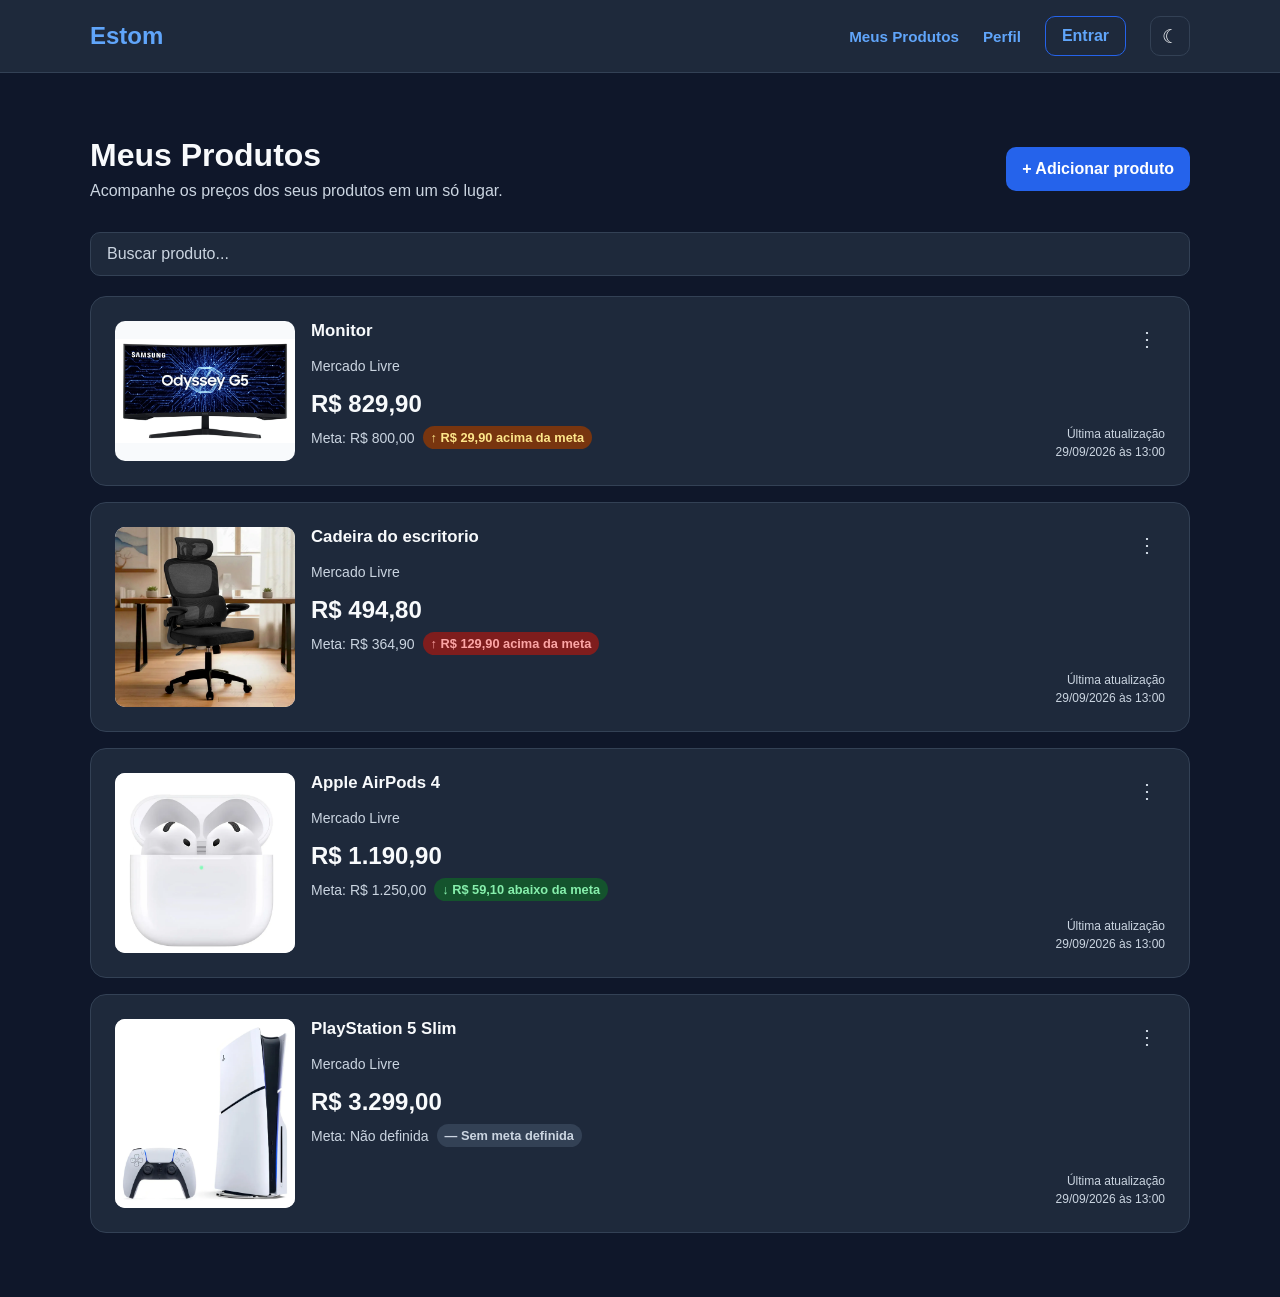
<file: entregas/Luis Medina/index.html>
<!doctype html>
<html lang="pt-br" data-theme="dark">
  <head>
    <meta charset="UTF-8" />
    <meta name="viewport" content="width=device-width, initial-scale=1.0" />

    <title>Estom</title>

    <link rel="stylesheet" href="assets/css/style.css" />
  </head>
  <body>
    <!-- ==================== Navbar ==================== -->
    <header class="header">
      <div class="container header-content">
        <a href="index.html" class="logo">Estom</a>
        <nav class="navigation" aria-label="Navegação principal">
          <a href="index.html" class="nav-link active"> Meus Produtos </a>
          <a href="perfil.html" class="nav-link active"> Perfil </a>
          <a href="login.html" class="nav-login"> Entrar </a>
          <button
            class="theme-button"
            id="theme-button"
            type="button"
            aria-label="Alterar tema"
          >
            ☾
          </button>
        </nav>
      </div>
    </header>
    <!-- ==================== Main ==================== -->

    <main class="main">
      <div class="container">
        <!-- Cabeçalho da página -->
        <section class="products-header">
          <div>
            <h1>Meus Produtos</h1>
            <p>Acompanhe os preços dos seus produtos em um só lugar.</p>
          </div>
          <button class="button button-primary" id="open-modal">
            + Adicionar produto
          </button>
        </section>
        <input
            class="product-search"
            type="search"
            id="product-search"
            placeholder="Buscar produto..."
            aria-label="Buscar produto"
        />
        <!-- ==================== Produtos ==================== -->

        <section class="products-section">
          <div class="products-grid">
            <!-- Os cards serão renderizados pelo JavaScript -->
          </div>
        </section>
      </div>
    </main>
    <!-- ==================== Modal Adicionar Produto ==================== -->

    <div class="modal-overlay" id="add-product-modal">
      <div class="modal">
        <div class="modal-header">
          <div>
            <h2>Adicionar Produto</h2>
            <p>Cadastre um produto para acompanhar seu preço.</p>
          </div>

          <button
            class="modal-close"
            id="close-modal"
            type="button"
            aria-label="Fechar"
          >
            ×
          </button>
        </div>

        <div id="form-error"></div>

        <form class="product-form">
          <div class="form-group">
            <label for="product-name">Nome</label>

            <input
              type="text"
              id="product-name"
              placeholder="Ex: Monitor Samsung Odyssey G5"
              required
            />
          </div>

          <div class="form-group">
            <label for="product-url">URL do produto</label>

            <input
              type="url"
              id="product-url"
              placeholder="https://mercadolivre.com.br/..."
              required
            />
          </div>

          <div class="form-group">
            <label for="target-price">
              Preço máximo
              <span class="optional">(opcional)</span>
            </label>

            <input
              type="number"
              id="target-price"
              placeholder="0,00"
              min="0"
              step="0.01"
            />

            <small class="form-help">
              Sem uma meta, o produto continuará sendo monitorado, mas não
              gerará alertas de preço.
            </small>
          </div>

          <div class="form-actions">
            <button
              class="button button-secondary"
              id="cancel-modal"
              type="button"
            >
              Cancelar
            </button>

            <button class="button button-primary" type="submit">
              + Adicionar produto
            </button>
          </div>
        </form>
      </div>
    </div>
    <script src="assets/js/script.js"></script>
  </body>
</html>
</file>
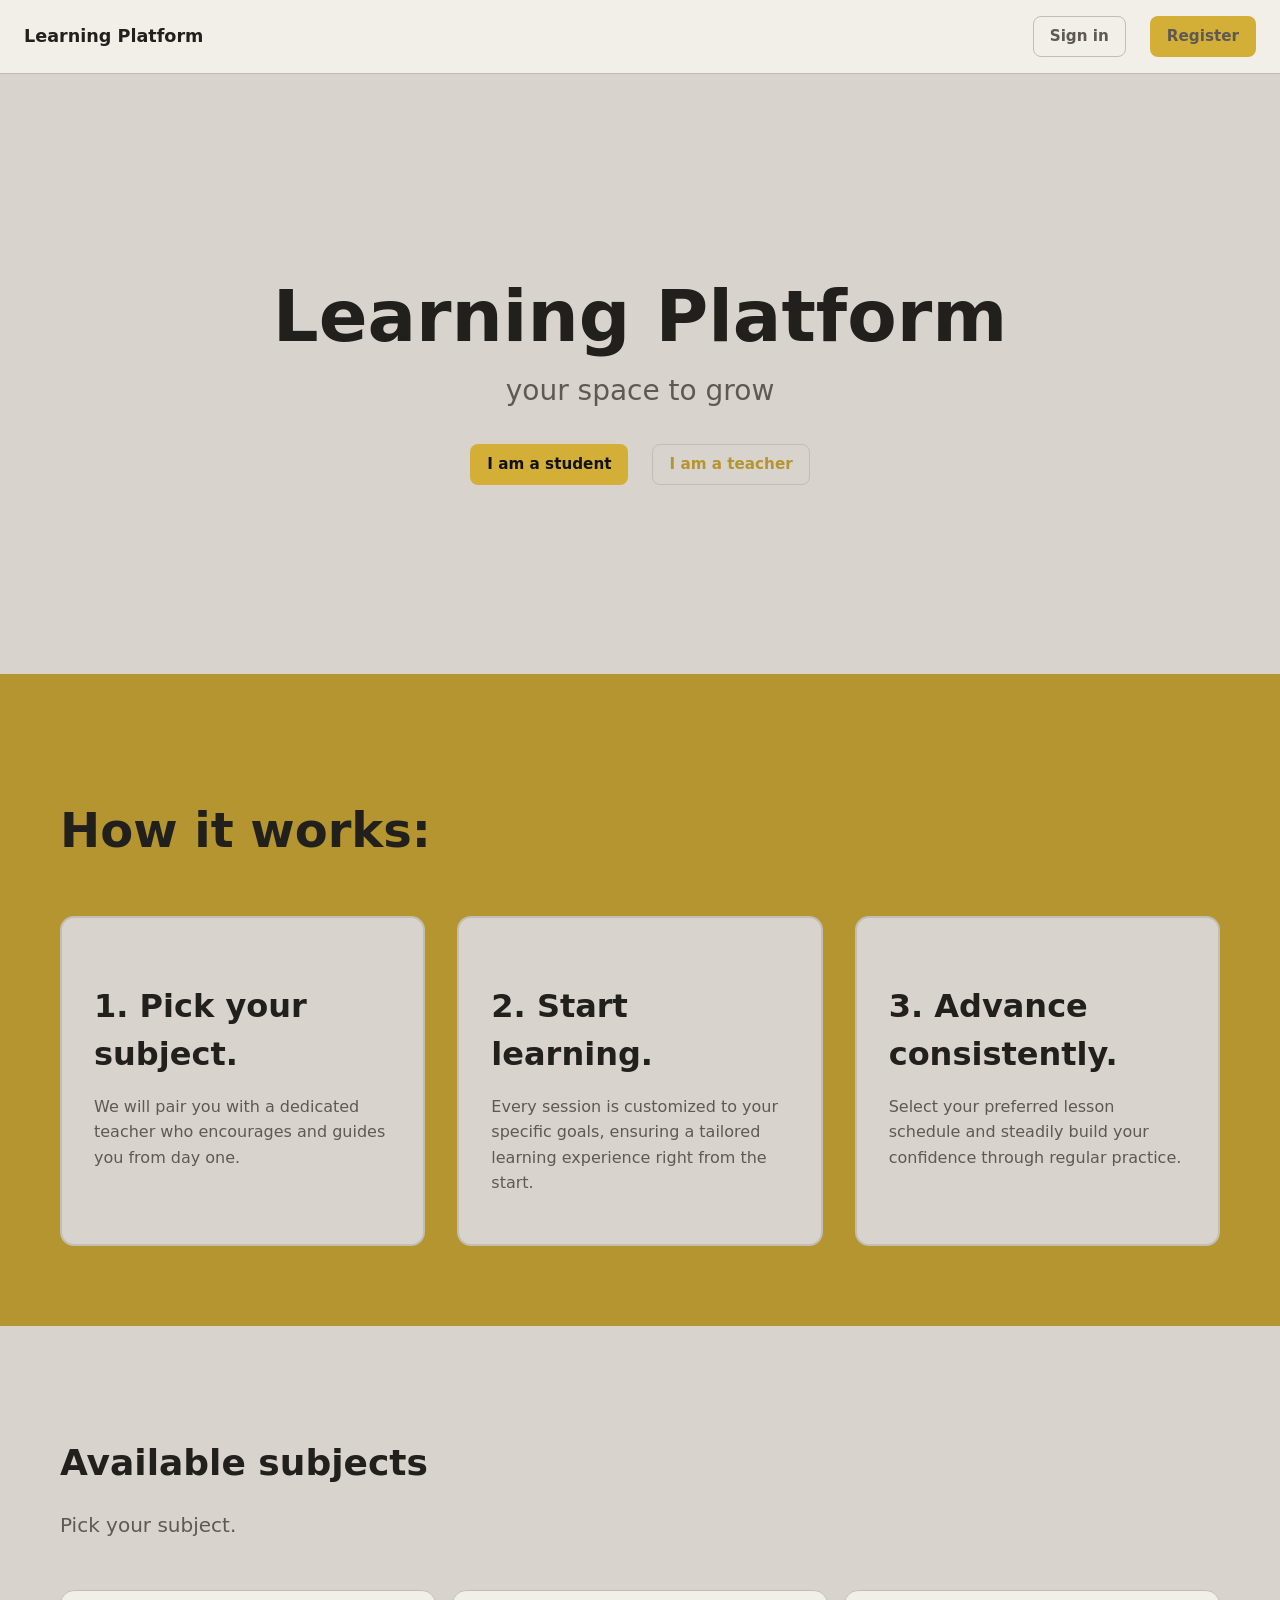
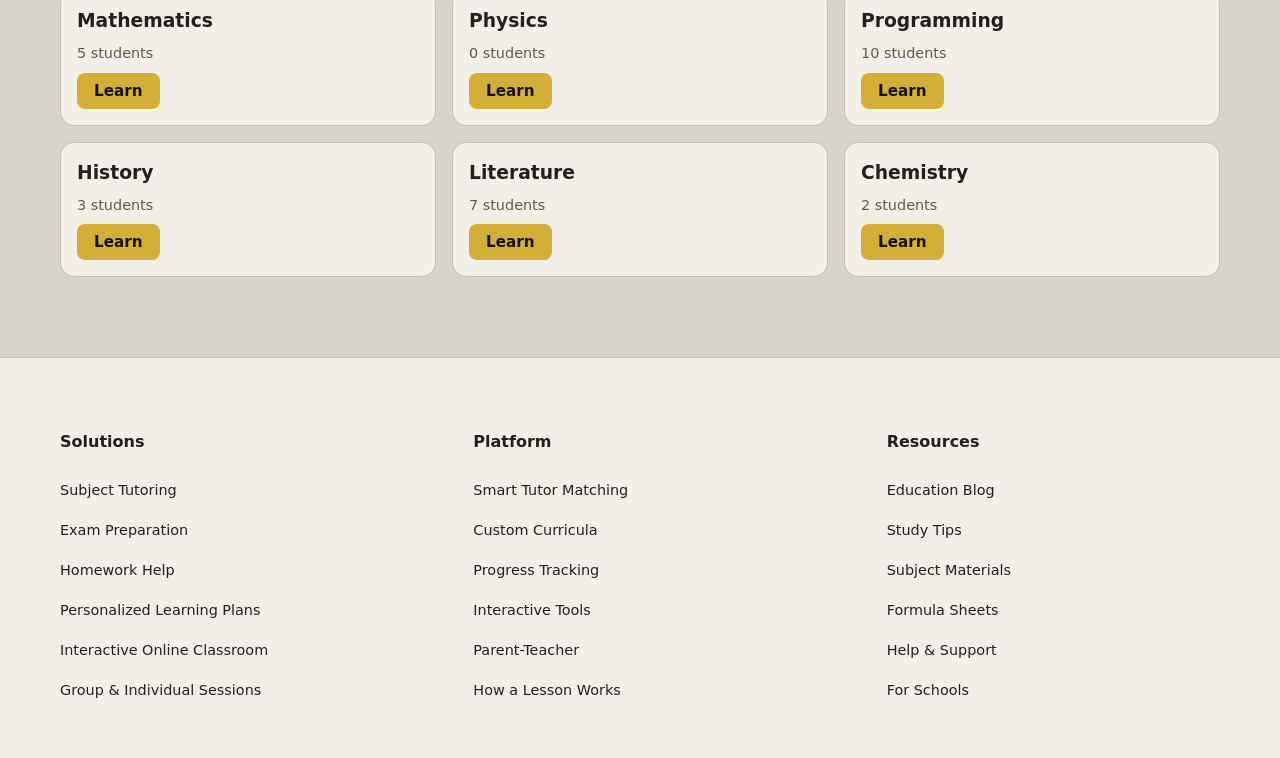
<file: entregas/Mikhail Kalinin/pages/index.html>
<!DOCTYPE html>
<html lang="en-US">
<head>
  <meta charset="UTF-8">
  <meta name="viewport" content="width=device-width, initial-scale=1.0">
  <title>Index - Learnplat</title>
  <link rel="stylesheet" href="../css/styles.css">
  <script src="../js/script.js" defer></script>
</head>
<body>
  <header class="navbar">
    <a href="index.html" class="navbar__logo">Learning Platform</a>
    <nav>
      <ul class="navbar__links">
        <li><a href="login.html" class="button button-secondary" type="button">Sign in</a></il>
        <li><a class="button button-primary" type="button">Register</a></il>
      </ul>
    </nav>
  </header>

  <section class="hero">
    <h1 class="hero__title">Learning Platform</h1>
    <p class="hero__subtitle">your space to grow</p>
    <div class="hero__buttons">
      <a href="login.html" class="button button-primary" type="button">I am a student</a>
      <a href="login.html" class="button button-secondary" type="button">I am a teacher</a>
    </div>
  </section>

  <!-- How it works section -->
  <section class="how-it-works">
    <h2 class="how-it-works__title">How it works:</h2>
    <div class="steps__grid">
      <div class="steps__card">
        <h3 class="steps__title">1. Pick your subject.</h3>
        <p class="steps__description">We will pair you with a dedicated teacher who encourages and guides you from day one.</p>
      </div>
      <div class="steps__card">
        <h3 class="steps__title">2. Start learning.</h3>
        <p class="steps__description">Every session is customized to your specific goals, ensuring a tailored learning experience right from the start.</p>
      </div>
      <div class="steps__card">
        <h3 class="steps__title">3. Advance consistently.</h3>
        <p class="steps__description">Select your preferred lesson schedule and steadily build your confidence through regular practice.</p>
      </div>
    </div>
  </section>  
  
  <!-- Subjects Section -->
  <section class="subjects">
    <h2 class="subjects__heading">Available subjects</h2>
    <p class="subjects__subheading">Pick your subject.</p>
    <section class="dashboard-grid" aria-label="Available subjects" id="index-grid">
    </section>
  </section>

  <!-- Footer -->
  <footer class="footer">
    <div class="footer__columns">
      <div class="footer__column">
        <h4 class="footer__column-title">Solutions</h4>
        <ul class="footer__list">
          <li class="footer__item"><a href="#" class="footer__link">Subject Tutoring</a></li>
          <li class="footer__item"><a href="#" class="footer__link">Exam Preparation</a></li>
          <li class="footer__item"><a href="#" class="footer__link">Homework Help</a></li>
          <li class="footer__item"><a href="#" class="footer__link">Personalized Learning Plans</a></li>
          <li class="footer__item"><a href="#" class="footer__link">Interactive Online Classroom</a></li>
          <li class="footer__item"><a href="#" class="footer__link">Group & Individual Sessions</a></li>
        </ul>
      </div>
      <div class="footer__column">
        <h4 class="footer__column-title">Platform</h4>
        <ul class="footer__list">
          <li class="footer__item"><a href="#" class="footer__link">Smart Tutor Matching</a></li>
          <li class="footer__item"><a href="#" class="footer__link">Custom Curricula</a></li>
          <li class="footer__item"><a href="#" class="footer__link">Progress Tracking</a></li>
          <li class="footer__item"><a href="#" class="footer__link">Interactive Tools</a></li>
          <li class="footer__item"><a href="#" class="footer__link">Parent-Teacher</a></li>
          <li class="footer__item"><a href="#" class="footer__link">How a Lesson Works</a></li>
        </ul>
      </div>
      <div class="footer__column">
        <h4 class="footer__column-title">Resources</h4>
        <ul class="footer__list">
          <li class="footer__item"><a href="#" class="footer__link">Education Blog</a></li>
          <li class="footer__item"><a href="#" class="footer__link">Study Tips</a></li>
          <li class="footer__item"><a href="#" class="footer__link">Subject Materials</a></li>
          <li class="footer__item"><a href="#" class="footer__link">Formula Sheets</a></li>
          <li class="footer__item"><a href="#" class="footer__link">Help & Support</a></li>
          <li class="footer__item"><a href="#" class="footer__link">For Schools</a></li>
        </ul>
      </div>
    </div>
  </footer>
</body>
</html>
</file>
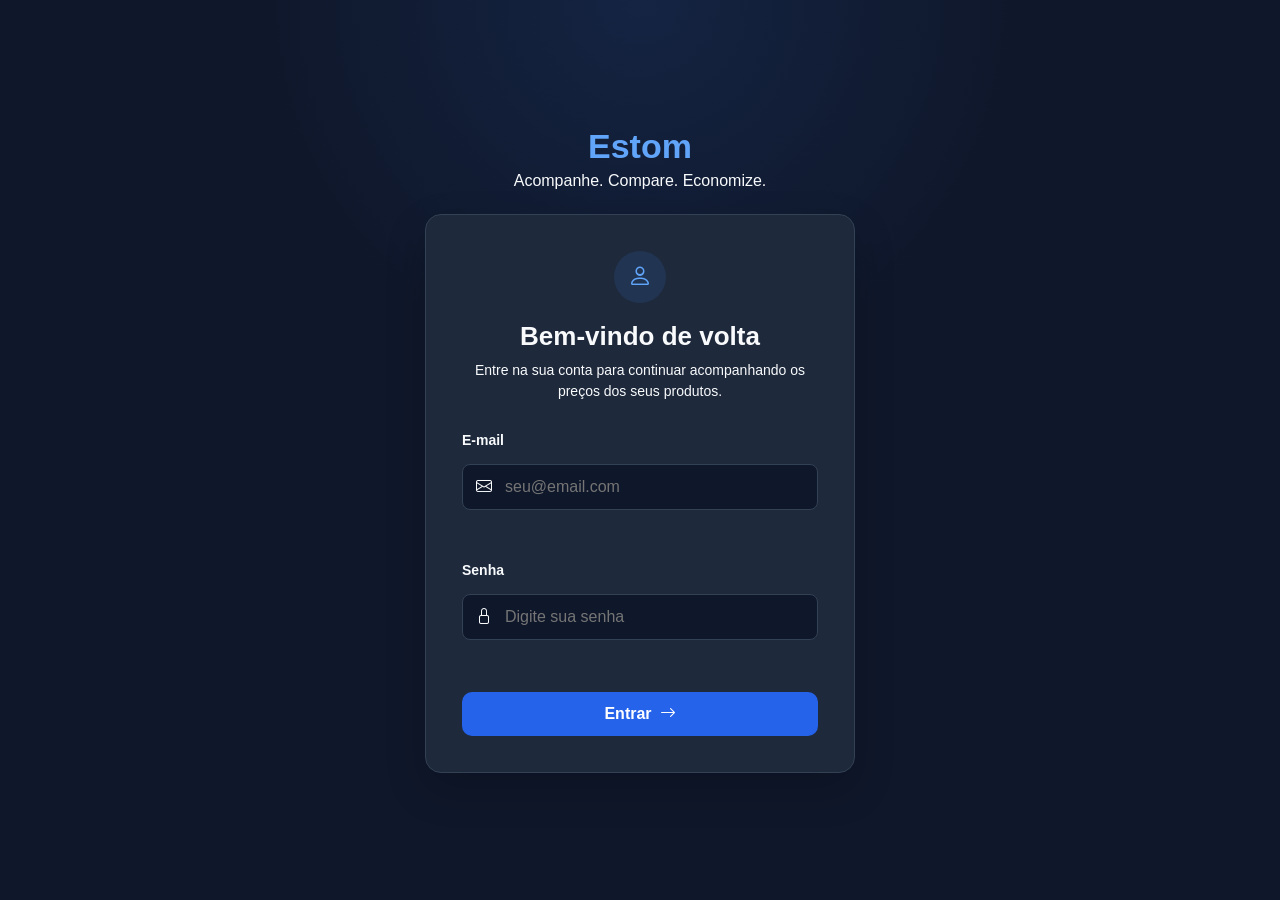
<file: entregas/Luis Medina/login.html>
<!doctype html>
<html lang="pt-BR" data-theme="dark">
  <head>
    <meta charset="UTF-8" />
    <meta name="viewport" content="width=device-width, initial-scale=1.0" />
    <title>Login | Estom</title>
    <link rel="stylesheet" href="assets/css/style.css" />
    <link
      rel="stylesheet"
      href="https://cdn.jsdelivr.net/npm/bootstrap-icons@1.11.3/font/bootstrap-icons.min.css"
    />
  </head>
  <body>
    <main class="login-page">
      <div class="login-container">
        <div class="login-logo">
          <h1>Estom</h1>
          <p>Acompanhe. Compare. Economize.</p>
        </div>

        <form class="login-form">
          <div class="login-header">
            <div class="login-icon">
              <i class="bi bi-person"></i>
            </div>

            <h1>Bem-vindo de volta</h1>

            <p>
              Entre na sua conta para continuar acompanhando os preços dos seus
              produtos.
            </p>
          </div>

          <div class="form-group">
            <label for="login-email">E-mail</label>

            <div class="input-container">
              <i class="bi bi-envelope"></i>

              <input
                type="email"
                id="login-email"
                placeholder="seu@email.com"
              />
            </div>

            <small class="form-error" id="email-error"> </small>
          </div>

          <div class="form-group">
            <label for="login-password">Senha</label>

            <div class="input-container">
              <i class="bi bi-lock"></i>

              <input
                type="password"
                id="login-password"
                placeholder="Digite sua senha"
              />
            </div>

            <small class="form-error" id="password-error"> </small>
          </div>

          <button type="submit" class="button button-primary login-button">
            Entrar
            <i class="bi bi-arrow-right"></i>
          </button>
        </form>
      </div>
    </main>

    <script src="assets/js/login.js" defer></script>
  </body>
</html>
</file>
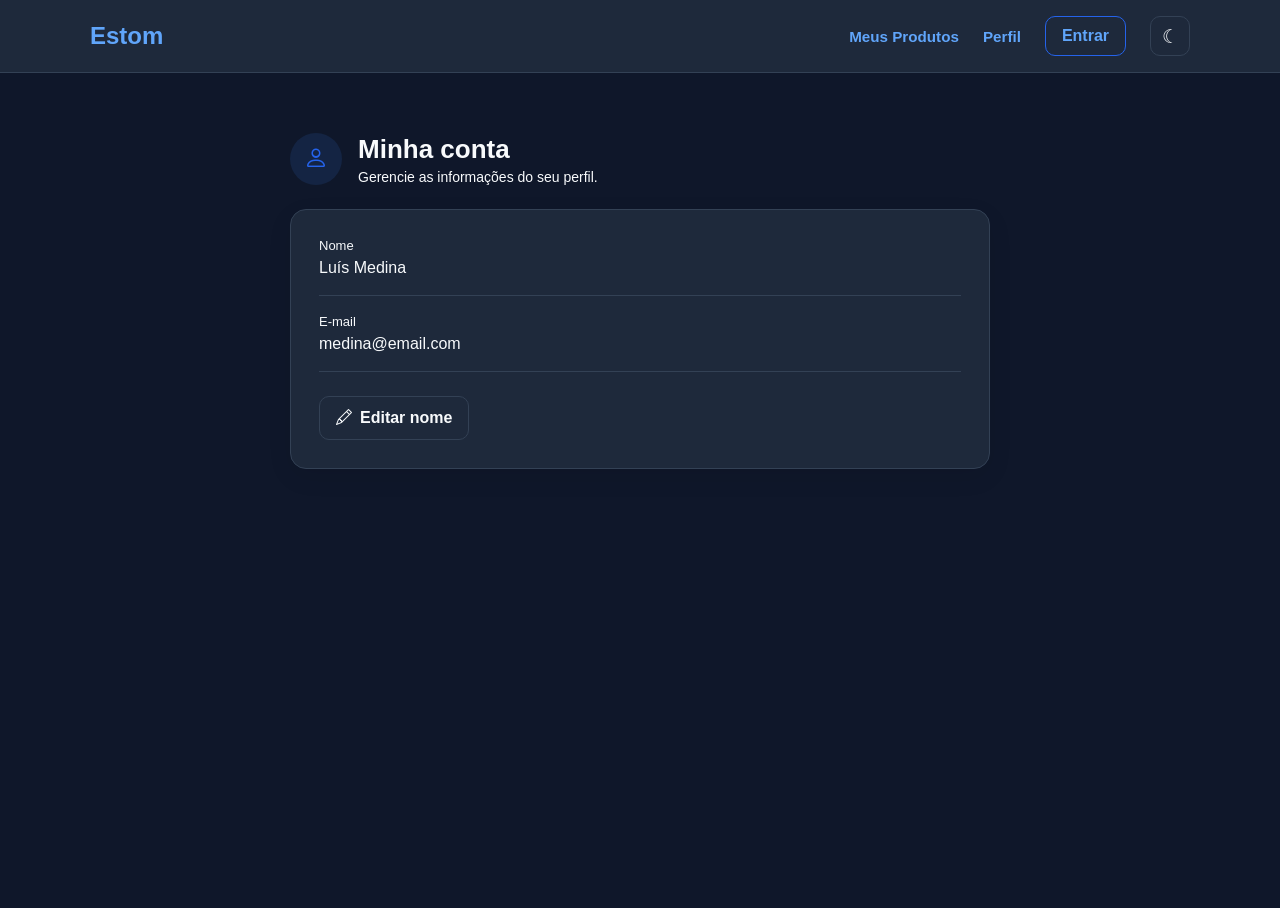
<file: entregas/Luis Medina/perfil.html>
<!doctype html>
<html lang="pt-BR" data-theme="dark">
  <head>
    <meta charset="UTF-8" />
    <meta name="viewport" content="width=device-width, initial-scale=1.0" />

    <title>Perfil | Estom</title>

    <link rel="stylesheet" href="assets/css/style.css" />

    <link
      rel="stylesheet"
      href="https://cdn.jsdelivr.net/npm/bootstrap-icons@1.11.3/font/bootstrap-icons.min.css"
    />
  </head>

  <body>
    <header class="header">
      <div class="container header-content">
        <a href="index.html" class="logo">Estom</a>
        <nav class="navigation" aria-label="Navegação principal">
          <a href="index.html" class="nav-link active"> Meus Produtos </a>
          <a href="perfil.html" class="nav-link active"> Perfil </a>
          <a href="login.html" class="nav-login"> Entrar </a>
          <button
            class="theme-button"
            id="theme-button"
            type="button"
            aria-label="Alterar tema"
          >
            ☾
          </button>
        </nav>
      </div>
    </header>

    <main class="profile-page">
      <section class="profile-container">
        <div class="profile-header">
          <div class="profile-avatar">
            <i class="bi bi-person"></i>
          </div>

          <div>
            <h1>Minha conta</h1>
            <p>Gerencie as informações do seu perfil.</p>
          </div>
        </div>

        <div class="profile-card">
          <div class="profile-info">
            <div class="profile-field">
              <span class="profile-label"> Nome </span>

              <p id="profile-name">Carregando...</p>
            </div>

            <div class="profile-field">
              <span class="profile-label"> E-mail </span>

              <p id="profile-email">Carregando...</p>
            </div>
          </div>

          <button
            type="button"
            class="button button-secondary"
            id="edit-name-button"
          >
            <i class="bi bi-pencil"></i>
            Editar nome
          </button>
        </div>
      </section>
    </main>

    <script src="assets/js/perfil.js" defer></script>
  </body>
</html>
</file>
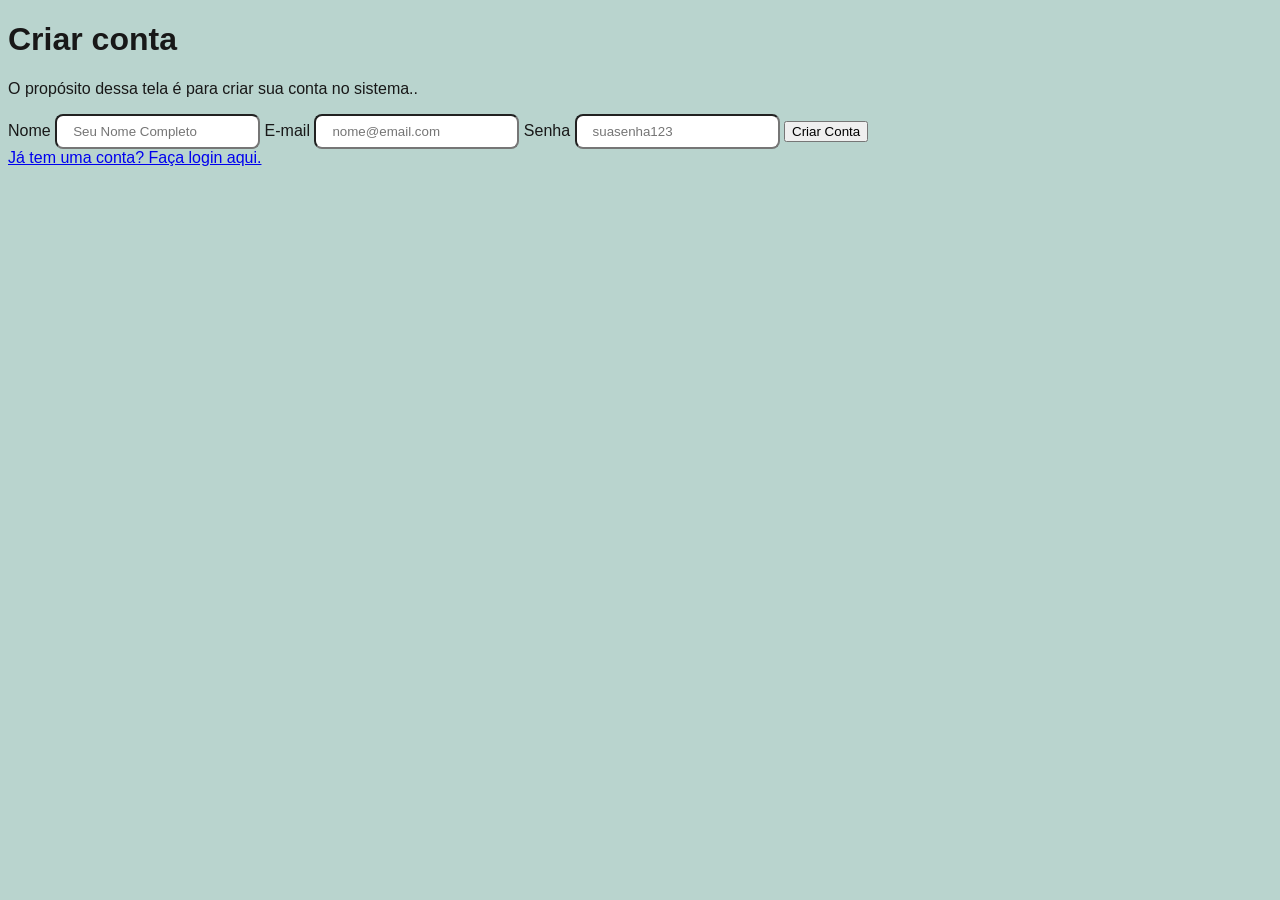
<file: entregas/Pedro Henrique Gouveia/cadastro.html>
<!DOCTYPE html>
<html>
    <head>
        <meta charset="UTF-8">
        <meta name="viewport" content="width=device-width, initial-scale=1.0">
        <title>Cadastro</title>
        <link rel="stylesheet" href="styles.css">
    </head>
    <body>
        <header>
            <h1>Criar conta</h1>
            <p>O propósito dessa tela é para criar sua conta no sistema..</p>
        </header>
        <main>
            <form>
                <label for="nome">Nome</label>
                <input type="text" id="nome" name="nome" placeholder="Seu Nome Completo" required>

                <label for="email">E-mail</label>
                <input type="email" id="email" name="email" placeholder="nome@email.com" required>

                <label for="senha">Senha</label>
                <input type="password" id="senha" name="senha" placeholder="suasenha123" required>

                <button type="submit">Criar Conta</button>
            </form>
            <a href="login.html">Já tem uma conta? Faça login aqui.</a>
        </main>
    </body>
</html>
</file>
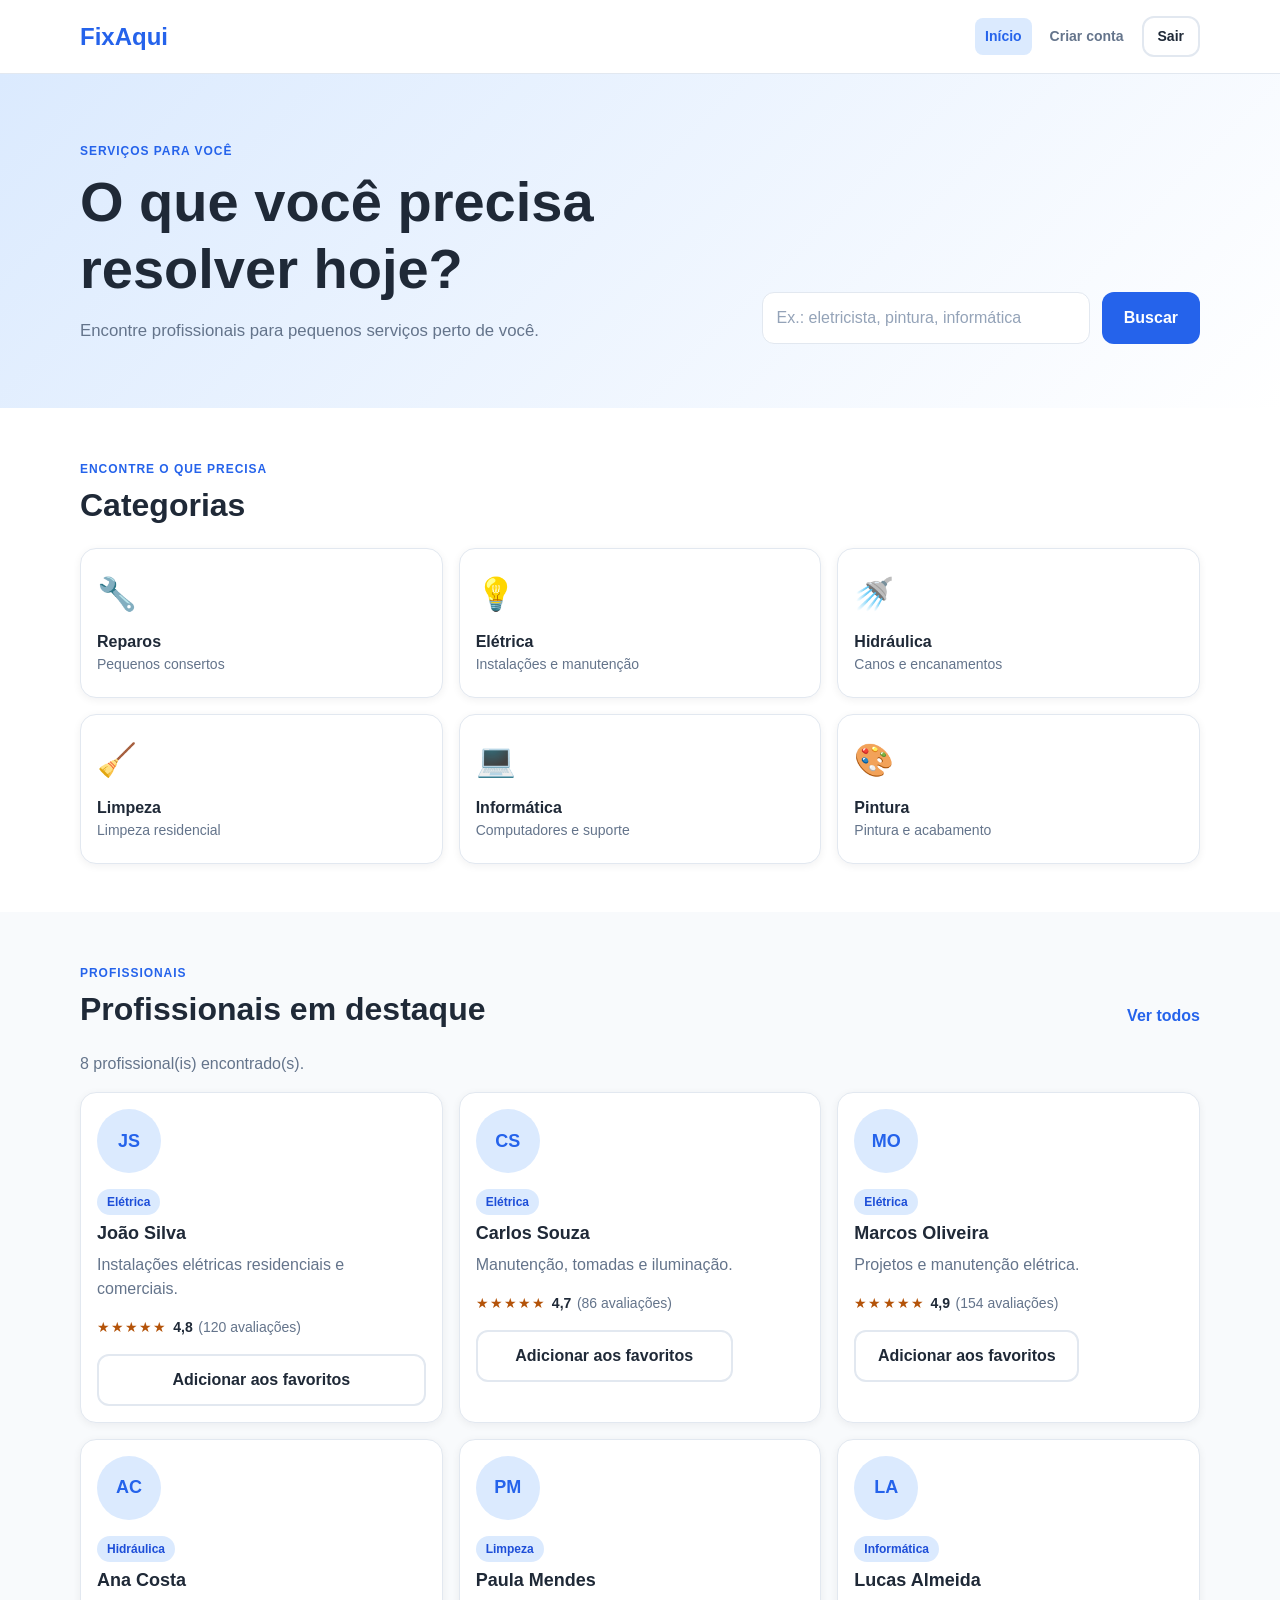
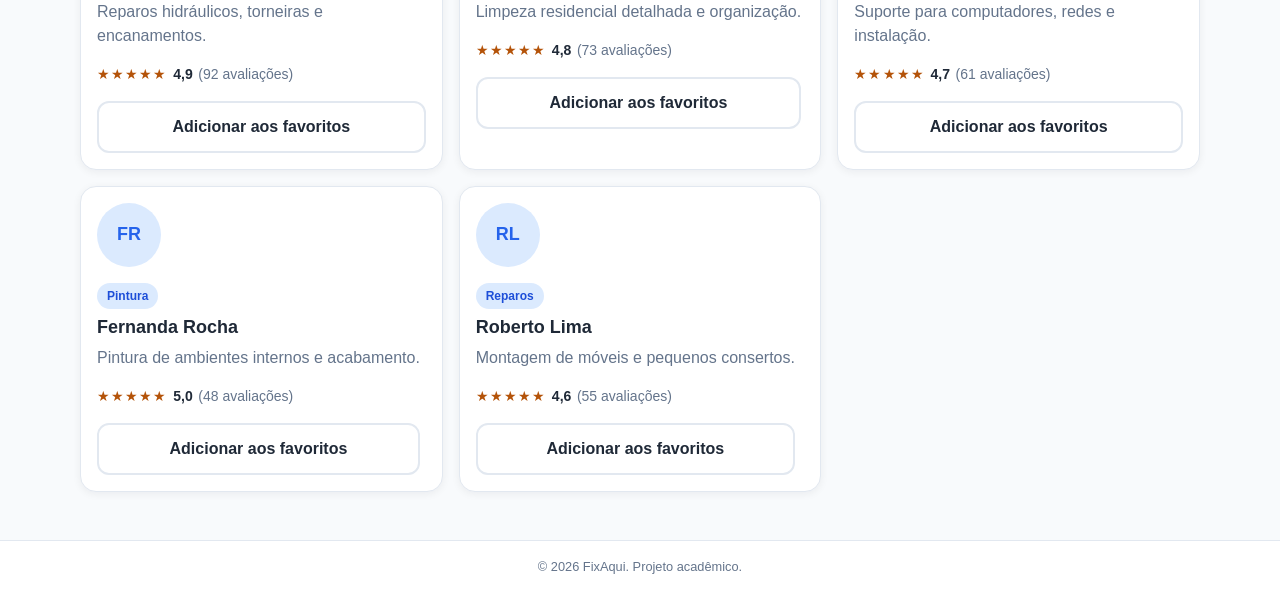
<file: entregas/Rodrigo Fagnani/dashboard.html>
<!DOCTYPE html>
<html lang="pt-BR">
<head>
    <meta charset="UTF-8">
    <meta name="viewport" content="width=device-width, initial-scale=1.0">
    <title>Dashboard | FixAqui</title>
    <link rel="stylesheet" href="css/styles.css">
</head>
<body>
    <header class="site-header">
        <a class="brand" href="dashboard.html" aria-label="FixAqui - dashboard">FixAqui</a>

        <nav class="main-nav" aria-label="Navegação principal">
            <a class="nav-link nav-link-active" href="dashboard.html">Início</a>
            <a class="nav-link" href="perfil.html">Criar conta</a>
            <a class="button button-small button-outline" href="login.html">Sair</a>
        </nav>
    </header>

    <main>
        <section class="hero-section" aria-labelledby="dashboard-title">
            <div class="container hero-content">
                <div>
                    <span class="eyebrow">Serviços para você</span>
                    <h1 id="dashboard-title">O que você precisa resolver hoje?</h1>
                    <p>Encontre profissionais para pequenos serviços perto de você.</p>
                </div>

                <form class="search-form" id="form-busca" action="dashboard.html" method="get" role="search">
                    <label class="sr-only" for="busca">Pesquisar serviço</label>
                    <input class="input search-input" type="search" id="busca" name="busca" placeholder="Ex.: eletricista, pintura, informática">
                    <button class="button button-primary" type="submit">Buscar</button>
                </form>
            </div>
        </section>

        <section class="section container" aria-labelledby="categorias-title">
            <div class="section-heading">
                <div>
                    <span class="eyebrow">Encontre o que precisa</span>
                    <h2 id="categorias-title">Categorias</h2>
                </div>
            </div>

            <div class="category-grid">
                <a class="category-card" href="#profissionais">
                    <span class="category-icon" aria-hidden="true">🔧</span>
                    <span class="category-title">Reparos</span>
                    <span class="category-text">Pequenos consertos</span>
                </a>

                <a class="category-card" href="#profissionais">
                    <span class="category-icon" aria-hidden="true">💡</span>
                    <span class="category-title">Elétrica</span>
                    <span class="category-text">Instalações e manutenção</span>
                </a>

                <a class="category-card" href="#profissionais">
                    <span class="category-icon" aria-hidden="true">🚿</span>
                    <span class="category-title">Hidráulica</span>
                    <span class="category-text">Canos e encanamentos</span>
                </a>

                <a class="category-card" href="#profissionais">
                    <span class="category-icon" aria-hidden="true">🧹</span>
                    <span class="category-title">Limpeza</span>
                    <span class="category-text">Limpeza residencial</span>
                </a>

                <a class="category-card" href="#profissionais">
                    <span class="category-icon" aria-hidden="true">💻</span>
                    <span class="category-title">Informática</span>
                    <span class="category-text">Computadores e suporte</span>
                </a>

                <a class="category-card" href="#profissionais">
                    <span class="category-icon" aria-hidden="true">🎨</span>
                    <span class="category-title">Pintura</span>
                    <span class="category-text">Pintura e acabamento</span>
                </a>
            </div>
        </section>

        <section class="section section-muted" id="profissionais" aria-labelledby="profissionais-title">
            <div class="container">
                <div class="section-heading">
                    <div>
                        <span class="eyebrow">Profissionais</span>
                        <h2 id="profissionais-title">Profissionais em destaque</h2>
                    </div>
                    <a class="text-link" href="#profissionais">Ver todos</a>
                </div>

                <p id="resultado-busca" class="search-feedback" aria-live="polite"></p>
                <div class="professional-grid" id="lista-profissionais"></div>
                <section class="favorites-section" id="favoritos-container" aria-labelledby="favoritos-title" hidden>
                    <h3 id="favoritos-title">Seus favoritos</h3>
                    <div class="professional-grid" id="lista-favoritos"></div>
                </section>
            </div>
        </section>
    </main>

    <footer class="site-footer">
        <p>&copy; 2026 FixAqui. Projeto acadêmico.</p>
    </footer>
    <script src="js/script.js" defer></script>
</body>
</html>
</file>
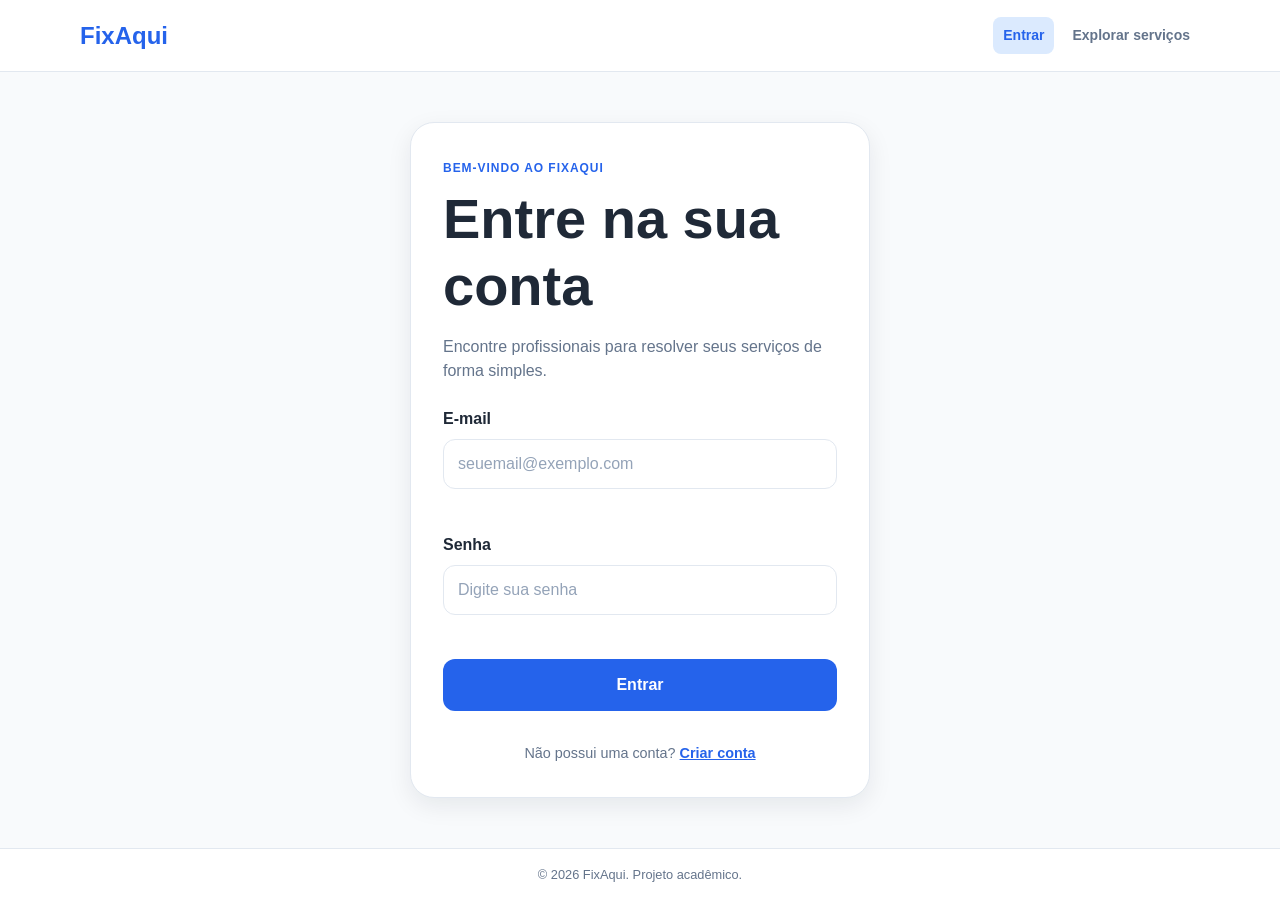
<file: entregas/Rodrigo Fagnani/login.html>
<!DOCTYPE html>
<html lang="pt-BR">
<head>
    <meta charset="UTF-8">
    <meta name="viewport" content="width=device-width, initial-scale=1.0">
    <title>Login | FixAqui</title>
    <link rel="stylesheet" href="css/styles.css">
</head>
<body class="auth-page">
    <header class="site-header">
        <a class="brand" href="login.html" aria-label="FixAqui - página inicial">FixAqui</a>
        <nav class="main-nav" aria-label="Navegação principal">
            <a class="nav-link nav-link-active" href="login.html">Entrar</a>
            <a class="nav-link" href="dashboard.html">Explorar serviços</a>
        </nav>
    </header>

    <main class="auth-main">
        <section class="auth-card" aria-labelledby="login-title">
            <div class="auth-heading">
                <span class="eyebrow">Bem-vindo ao FixAqui</span>
                <h1 id="login-title">Entre na sua conta</h1>
                <p>Encontre profissionais para resolver seus serviços de forma simples.</p>
            </div>

            <form class="form" id="login-form" action="dashboard.html" method="get" novalidate>
                <div class="form-group">
                    <label for="email">E-mail</label>
                    <input class="input" type="email" id="email" name="email" placeholder="seuemail@exemplo.com" autocomplete="email" aria-describedby="email-error" required>
                    <span class="form-error" id="email-error" aria-live="polite"></span>
                </div>

                <div class="form-group">
                    <label for="senha">Senha</label>
                    <input class="input" type="password" id="senha" name="senha" placeholder="Digite sua senha" autocomplete="current-password" aria-describedby="senha-error" required>
                    <span class="form-error" id="senha-error" aria-live="polite"></span>
                </div>

                <button class="button button-primary button-full" type="submit">Entrar</button>
                <p class="form-feedback" id="login-feedback" aria-live="polite"></p>
            </form>

            <p class="auth-footer-text">
                Não possui uma conta?
                <a href="perfil.html">Criar conta</a>
            </p>
        </section>
    </main>

    <footer class="site-footer">
        <p>&copy; 2026 FixAqui. Projeto acadêmico.</p>
    </footer>
    <script src="js/script.js" defer></script>
</body>
</html>
</file>
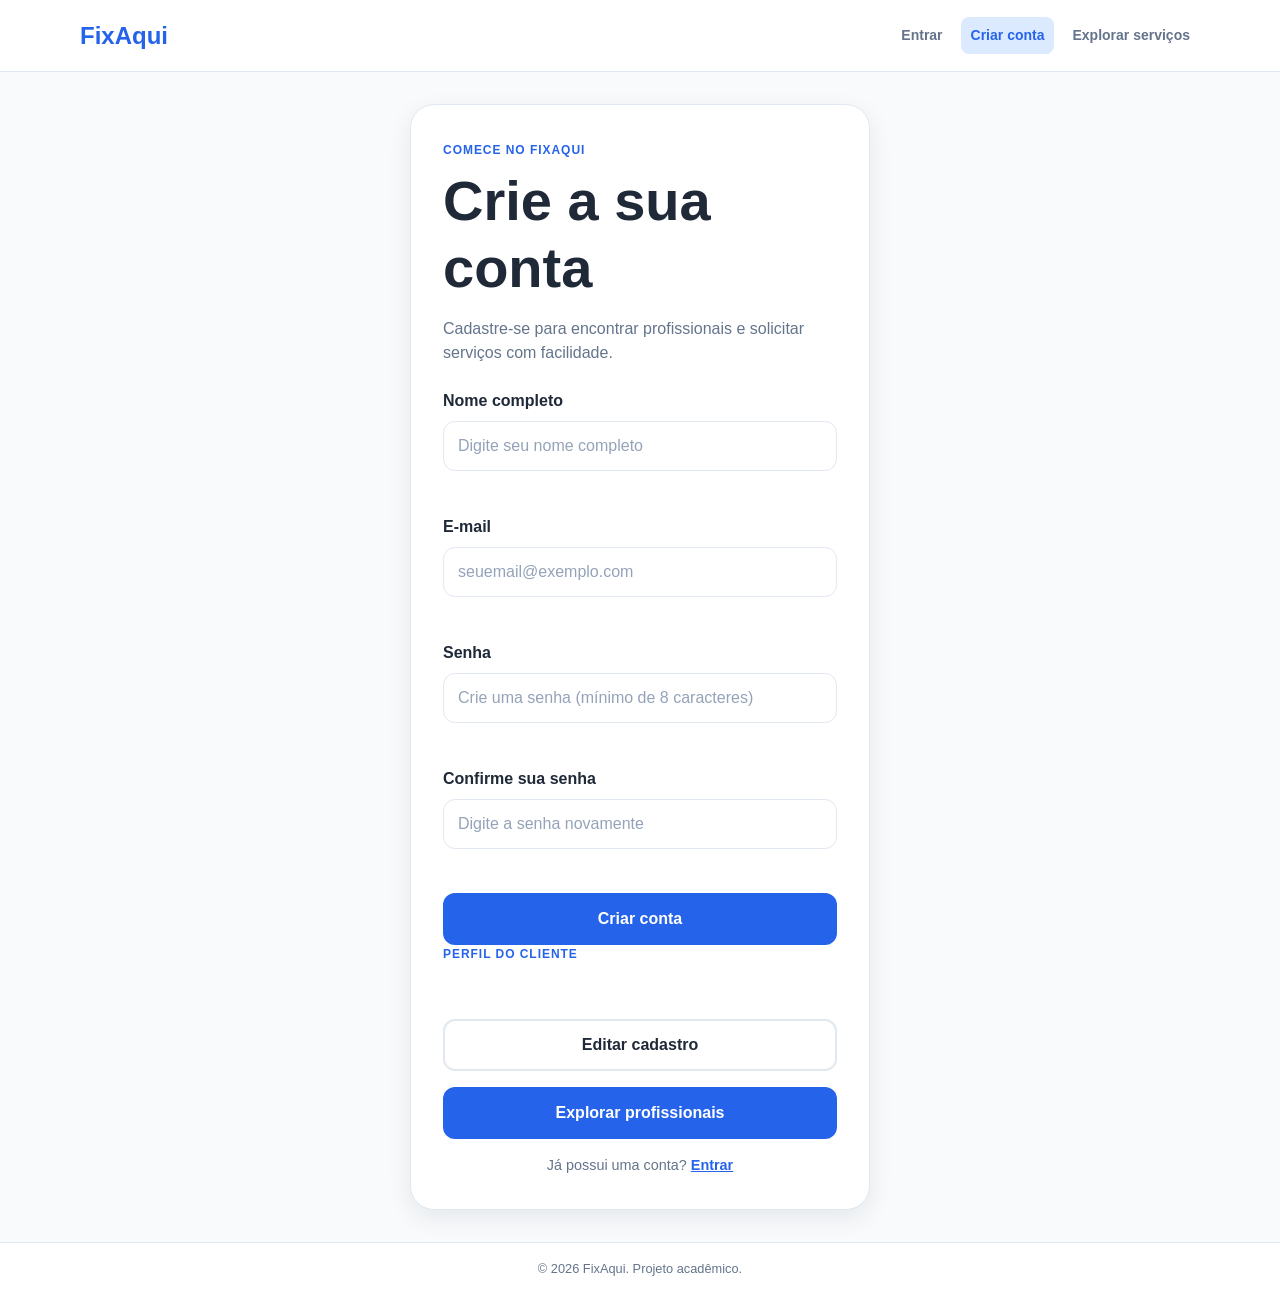
<file: entregas/Rodrigo Fagnani/perfil.html>
<!DOCTYPE html>
<html lang="pt-BR">
<head>
    <meta charset="UTF-8">
    <meta name="viewport" content="width=device-width, initial-scale=1.0">
    <title>Criar conta | FixAqui</title>
    <link rel="stylesheet" href="css/styles.css">
</head>
<body class="auth-page">
    <header class="site-header">
        <a class="brand" href="login.html" aria-label="FixAqui - página inicial">FixAqui</a>
        <nav class="main-nav" aria-label="Navegação principal">
            <a class="nav-link" href="login.html">Entrar</a>
            <a class="nav-link nav-link-active" href="perfil.html">Criar conta</a>
            <a class="nav-link" href="dashboard.html">Explorar serviços</a>
        </nav>
    </header>

    <main class="auth-main">
        <section class="auth-card" aria-labelledby="cadastro-title">
            <div class="auth-heading">
                <span class="eyebrow">Comece no FixAqui</span>
                <h1 id="cadastro-title">Crie a sua conta</h1>
                <p>Cadastre-se para encontrar profissionais e solicitar serviços com facilidade.</p>
            </div>

            <form class="form" id="perfil-form" action="perfil.html" method="get" novalidate>
                <div class="form-group">
                    <label for="nome">Nome completo</label>
                    <input class="input" type="text" id="nome" name="nome" placeholder="Digite seu nome completo" autocomplete="name" aria-describedby="nome-error" required>
                    <span class="form-error" id="nome-error" aria-live="polite"></span>
                </div>

                <div class="form-group">
                    <label for="email">E-mail</label>
                    <input class="input" type="email" id="email" name="email" placeholder="seuemail@exemplo.com" autocomplete="email" aria-describedby="email-error" required>
                    <span class="form-error" id="email-error" aria-live="polite"></span>
                </div>

                <div class="form-group">
                    <label for="senha">Senha</label>
                    <input class="input" type="password" id="senha" name="senha" placeholder="Crie uma senha (mínimo de 8 caracteres)" autocomplete="new-password" aria-describedby="senha-error" required>
                    <span class="form-error" id="senha-error" aria-live="polite"></span>
                </div>

                <div class="form-group">
                    <label for="confirmar-senha">Confirme sua senha</label>
                    <input class="input" type="password" id="confirmar-senha" name="confirmar-senha" placeholder="Digite a senha novamente" autocomplete="new-password" aria-describedby="confirmar-senha-error" required>
                    <span class="form-error" id="confirmar-senha-error" aria-live="polite"></span>
                </div>

                <button class="button button-primary button-full" type="submit">Criar conta</button>
            </form>
            <section class="account-summary" id="account-summary" aria-live="polite" hidden>
                <span class="eyebrow">Perfil do cliente</span>
                <h2 id="profile-name"></h2>
                <p id="profile-email"></p>
                <button class="button button-outline button-full" id="edit-profile" type="button">Editar cadastro</button>
                <a class="button button-primary button-full" href="dashboard.html">Explorar profissionais</a>
            </section>

            <p class="auth-footer-text">
                Já possui uma conta?
                <a href="login.html">Entrar</a>
            </p>
        </section>
    </main>

    <footer class="site-footer">
        <p>&copy; 2026 FixAqui. Projeto acadêmico.</p>
    </footer>
    <script src="js/script.js" defer></script>
</body>
</html>
</file>
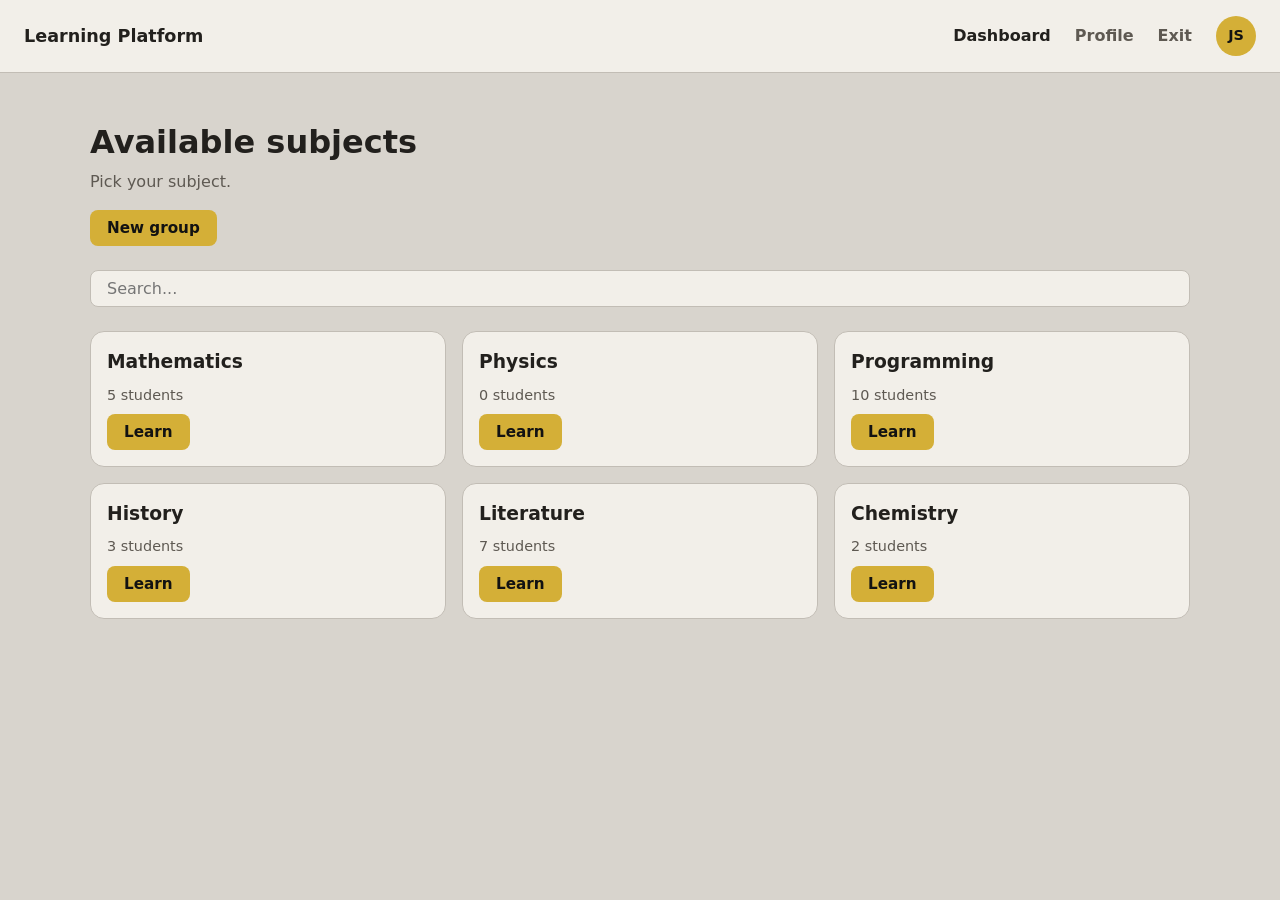
<file: entregas/Mikhail Kalinin/pages/dashboard.html>
<!DOCTYPE html>
<html lang="en-US">
<head>
  <meta charset="UTF-8">
  <meta name="viewport" content="width=device-width, initial-scale=1.0">
  <title>Dashboard — Learnplat</title>
  <link rel="stylesheet" href="../css/styles.css">
  <script src="../js/script.js" defer></script>

</head>
<body>
  <header class="navbar">
    <a href="index.html" class="navbar__logo">Learning Platform</a>
    <nav>
      <ul class="navbar__links">
        <li><a href="dashboard.html" aria-current="page">Dashboard</a></li>
        <li><a href="profile.html">Profile</a></li>
        <li><a href="login.html">Exit</a></li>
        <li><a href="profile.html" class="avatar" aria-label="Go to profile">JS</a></li>
      </ul>
    </nav>
  </header>

  <main>
    <div class="page-header">
      <h1>Available subjects</h1>
      <p>Pick your subject.</p>
      <button class="button button-primary" type="button" id="button-new-group">New group</button><p></p>
    </div>

    <label for="search" class="search-label">Search</label>
    <input type="search" id="search" class="search" placeholder="Search...">

    <section class="dashboard-grid" aria-label="Available courses" id="dashboard-grid">
    </section>
  </main>
</body>
</html>
</file>
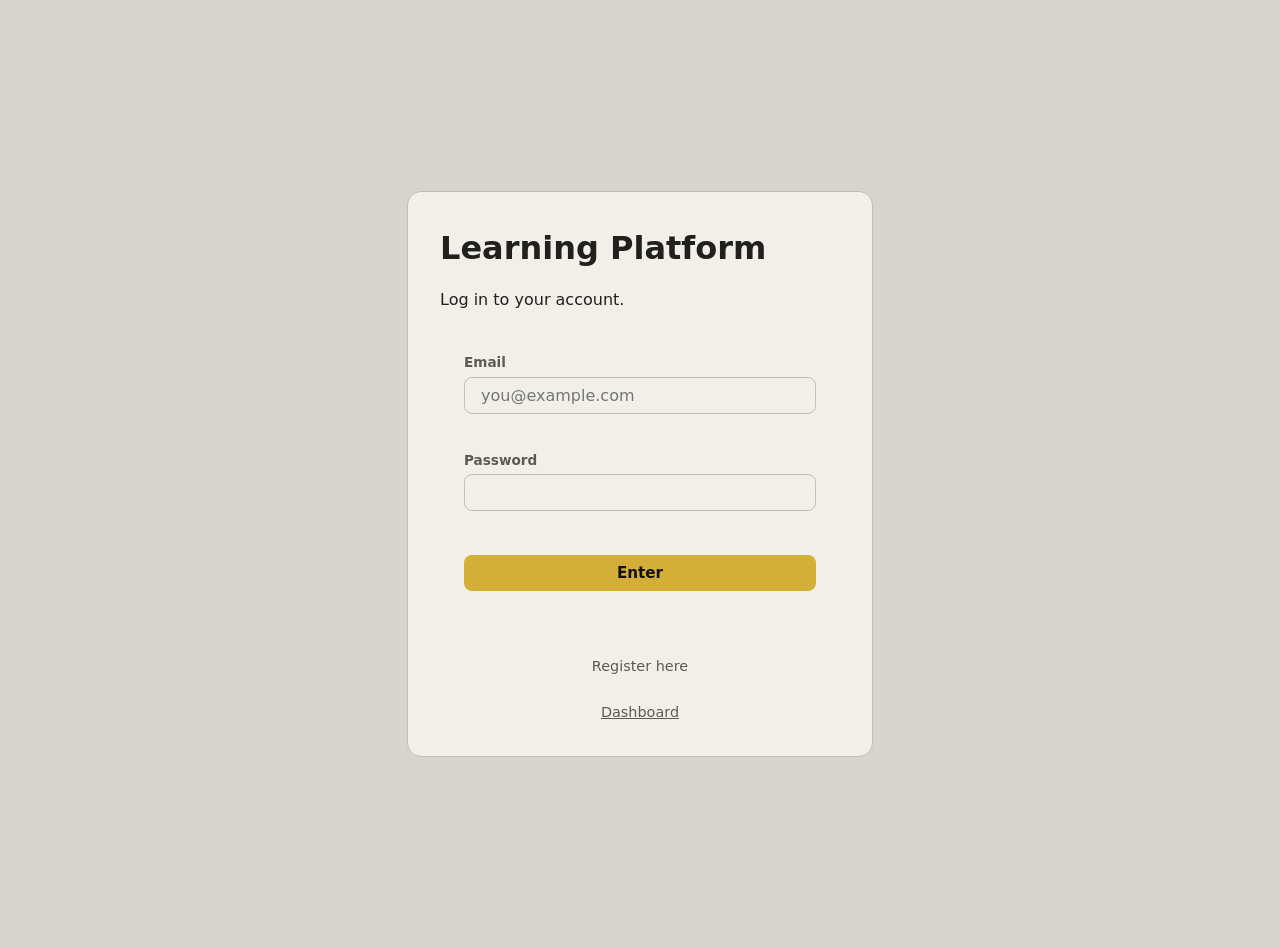
<file: entregas/Mikhail Kalinin/pages/login.html>
<!DOCTYPE html>
<html lang="en-US">
<head>
  <meta charset="UTF-8">
  <meta name="viewport" content="width=device-width, initial-scale=1.0">
  <link rel="stylesheet" href="../css/styles.css">
  <script src="../js/script.js" defer></script>
  <title>Login — Learnplat</title>
</head>
<body>
  <div class="central-page">
    <div class="login-card">
      <header>
        <h1>Learning Platform</h1>
        <p>Log in to your account.</p>
      </header>
      <main>
        <form class="form-login" id="form-login" novalidate>
          <div class="field">
            <label for="email">Email</label>
            <input type="email" id="email" name="email" placeholder="you@example.com" required>
            <span class="error-field" id="error-email"></span>
          </div>
          <div class="field">
            <label for="password">Password</label>
            <input type="password" id="password" name="password" required>
            <span class="error-field" id="error-pass"></span>
          </div>
          <button type="submit" class="button button-primary">Enter</button>
          <p class="message-success" id="message-success"></p>
        </form>
      </main>
      <p class="form-footer">Register here</p>
      <a href="dashboard.html" class="form-footer">Dashboard</a>
    </div>
  </div>
</body>
</html>
</file>
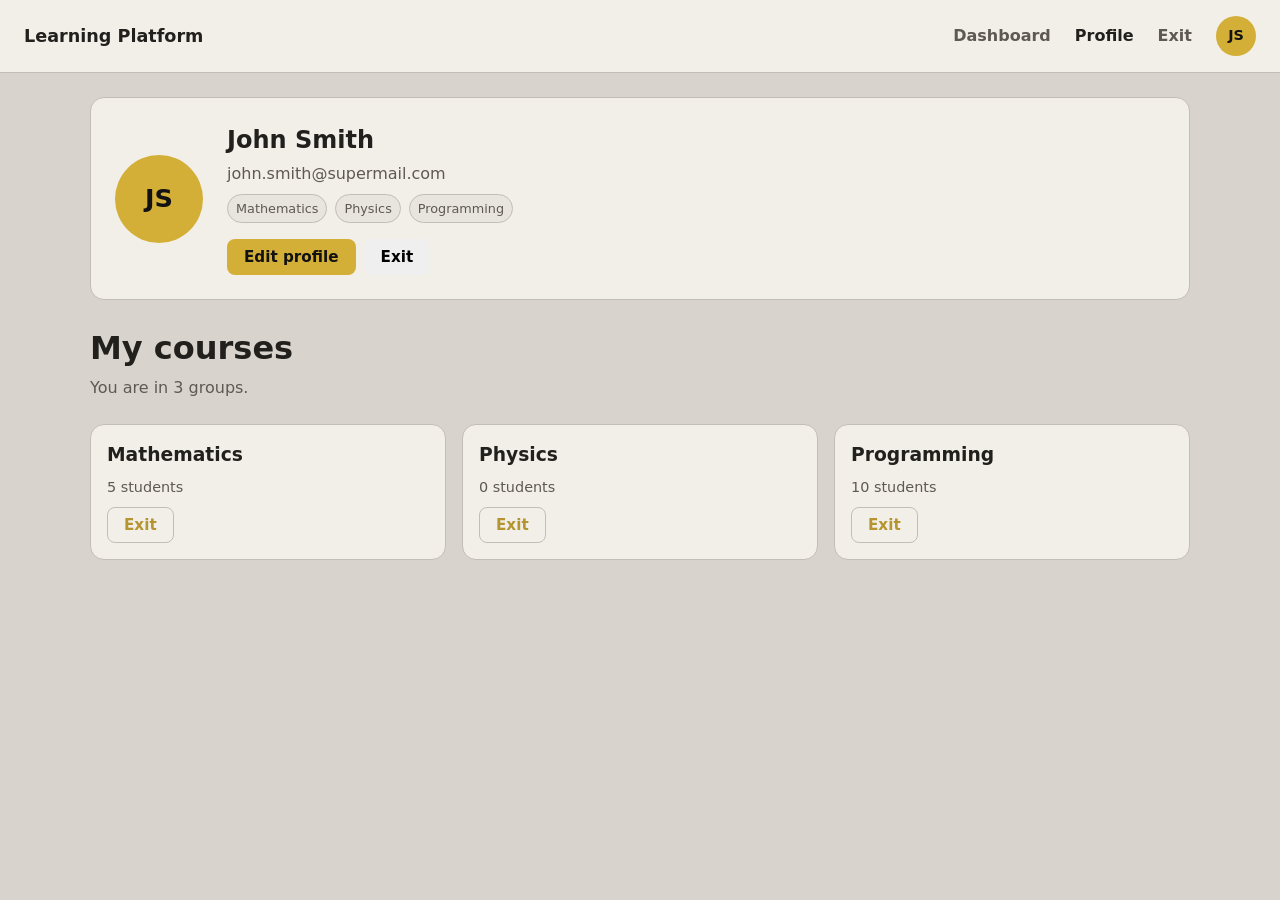
<file: entregas/Mikhail Kalinin/pages/profile.html>
<!DOCTYPE html>
<html lang="en-US">
<head>
  <meta charset="UTF-8">
  <meta name="viewport" content="width=device-width, initial-scale=1.0">
  <title>Profile — Learnplat</title>
  <script src="../js/script.js" defer></script>
  <link rel="stylesheet" href="../css/styles.css">
</head>
<body>
  <header class="navbar">
    <a href="index.html" class="navbar__logo">Learning Platform</a>
    <nav>
      <ul class="navbar__links">
        <li><a href="dashboard.html">Dashboard</a></li>
        <li><a href="profile.html" aria-current="page">Profile</a></li>
        <li><a href="login.html">Exit</a></li>
        <li><a href="profile.html" class="avatar" aria-label="Go to profile">JS</a></li>
      </ul>
    </nav>
  </header>
  
  <main>
    <div class="profile-top">
      <div class="avatar-profile avatar--lg" aria-hidden="true">JS</div>
      <div class="profile-info">
        <h2 id="profile-name">Loading problem...</h2>
        <p id="profile-email"></p>
        <div class="tags" id="profile-tags"></div>
        <div class="profile-stock">
          <button class="button button-primary" type="button">Edit profile</button>
          <button class="button botton-secondary" type="button">Exit</button>
        </div>
      </div>
    </div>

    <div class="page-header">
      <h1>My courses</h1>
      <p id="profile-count">You participate in 0 groups.</p>
    </div>

    <section class="dashboard-grid" aria-label="Courses you participate in" id="profile-grid">      
    </section>
  </main>
</body>
</html>
</file>
<file: entregas/Luis Medina/assets/css/style.css>
/* ==================== Design System ==================== */

:root {
    /* Cores */
    --color-primary: #2563eb;
    --color-primary-hover: #1d4ed8;
    --color-primary-text: #2563eb;

    --color-background: #f8fafc;
    --color-surface: #ffffff;

    --color-text: #172033;
    --color-text-muted: #64748b;

    --color-border: #e2e8f0;

    --color-success: #15803d;
    --color-success-background: #dcfce7;

    --color-warning: #b45309;
    --color-warning-background: #fef3c7;

    --color-error: #b91c1c;
    --color-error-background: #fee2e2;

    --color-neutral: #475569;
    --color-neutral-background: #e2e8f0;

    /* Espaçamentos */
    --spacing-xs: 4px;
    --spacing-sm: 8px;
    --spacing-md: 16px;
    --spacing-lg: 24px;
    --spacing-xl: 32px;
    --spacing-xxl: 48px;

    /* Bordas */
    --radius-sm: 6px;
    --radius-md: 10px;
    --radius-lg: 16px;

    /* Outros */
    --container-width: 1100px;
}


/* ==================== Dark Mode ==================== */

[data-theme="dark"] {
    --color-background: #0f172a;
    --color-surface: #1e293b;
    --color-primary-text: #60a5fa;

    --color-text: #f8fafc;
    --color-text-muted: #cbd5e1;

    --color-border: #334155;

    --color-success: #86efac;
    --color-success-background: #14532d;

    --color-warning: #fde68a;
    --color-warning-background: #78350f;

    --color-error: #fca5a5;
    --color-error-background: #7f1d1d;

    --color-neutral: #cbd5e1;
    --color-neutral-background: #334155;
}

.theme-button {
    display: flex;
    align-items: center;
    justify-content: center;

    width: 40px;
    height: 40px;

    border: 1px solid var(--color-border);
    border-radius: var(--radius-md);

    background-color: transparent;
    color: var(--color-text);

    font-size: 1.2rem;

    cursor: pointer;
}

/* ==================== Base ==================== */

* {
  box-sizing: border-box;
}

body {
  margin: 0;

  font-family: Arial, Helvetica, sans-serif;

  background-color: var(--color-background);
  color: var(--color-text);
}

button,
a {
  font: inherit;
}

button {
  cursor: pointer;
}

a {
  color: inherit;
  text-decoration: none;
}

h1,
h2,
h3,
p {
  margin-top: 0;
}

.container {
  width: min(100% - 32px, var(--container-width));
  margin: 0 auto;
}

/* ==================== Header ==================== */

.header {
  background-color: var(--color-surface);
  border-bottom: 1px solid var(--color-border);
}

.header-content {
  min-height: 72px;

  display: flex;
  align-items: center;
  justify-content: space-between;

  gap: var(--spacing-lg);
}

.logo {
  color: var(--color-primary-text);

  font-size: 1.5rem;
  font-weight: 700;
}

.navigation {
  display: flex;
  align-items: center;

  gap: var(--spacing-lg);
}

.nav-link {
  padding: var(--spacing-sm) 0;

  color: var(--color-text-muted);

  font-size: 0.95rem;
  font-weight: 600;
}

.nav-link:hover,
.nav-link.active {
  color: var(--color-primary-text);
}

.nav-login {
    display: flex;
    align-items: center;
    justify-content: center;

    padding: 10px 16px;

    color: var(--color-primary-text);
    border: 1px solid var(--color-primary);
    border-radius: 10px;

    font-weight: 600;
    text-decoration: none;

    transition: 0.2s;
}

.nav-login:hover {
    color: white;
    background-color: var(--color-primary);
}

/* ==================== Main ==================== */

.main {
  padding: var(--spacing-xxl) 0;
}

.product-search {
    width: 100%;
    padding: 12px 16px;
    margin-bottom: 20px;

    border: 1px solid var(--color-border);
    border-radius: var(--radius-md);

    background-color: var(--color-surface);
    color: var(--color-text);

    font-size: 1rem;
}

.product-search::placeholder {
    color: var(--color-text-muted);
}

/* ==================== Products Header ==================== */

.products-header {
  display: flex;
  flex-direction: column;

  gap: var(--spacing-lg);

  margin-bottom: var(--spacing-xl);
}

.products-header h1 {
  margin-bottom: var(--spacing-sm);

  font-size: clamp(1.5rem, 1.25rem + 1vw, 2rem);
}

.products-header p {
  margin-bottom: 0;

  color: var(--color-text-muted);
}

/* ==================== Buttons ==================== */

.button {
  min-height: 44px;

  padding: var(--spacing-sm) var(--spacing-md);

  border: 0;
  border-radius: var(--radius-md);

  font-weight: 600;
}

.button-primary {
  align-self: flex-start;

  background-color: var(--color-primary);
  color: white;
}

.button-primary:hover {
  background-color: var(--color-primary-hover);
}

/* ==================== Products ==================== */

.products-grid {
  display: grid;
  grid-template-columns: 1fr;

  gap: var(--spacing-md);
}

/* ==================== Product Card ==================== */

.product-card {
  display: flex;
  flex-direction: column;

  gap: var(--spacing-md);

  padding: var(--spacing-md);

  background-color: var(--color-surface);

  border: 1px solid var(--color-border);
  border-radius: var(--radius-lg);

  cursor: pointer;

  transition:
    border-color 0.2s ease,
    box-shadow 0.2s ease,
    transform 0.2s ease;
}

.product-card:hover {
  border-color: #cbd5e1;

  box-shadow: 0 8px 24px rgba(15, 23, 42, 0.06);

  transform: translateY(-2px);
}

.product-actions {
    position: relative;
}

.product-menu {
    display: none;
    position: absolute;
    top: 100%;
    right: 0;

    min-width: 120px;
    padding: 6px;

    background-color: var(--color-surface);
    border: 1px solid var(--color-border);
    border-radius: var(--radius-md);
    box-shadow: 0 4px 12px rgba(0, 0, 0, 0.15);

    z-index: 10;
}

.product-menu.active {
    display: block;
}

.delete-product {
    width: 100%;
    padding: 8px 12px;

    border: none;
    border-radius: var(--radius-sm);

    background: transparent;
    color: #ef4444;

    font-size: 0.875rem;
    font-weight: 600;
    text-align: left;

    cursor: pointer;
}

.delete-product:hover {
    background-color: rgba(239, 68, 68, 0.12);
}

/* ==================== Product Image ==================== */

.product-image {
  min-height: 160px;

  display: flex;
  align-items: center;
  justify-content: center;

  overflow: hidden;

  border-radius: var(--radius-md);

  color: var(--color-text-muted);
  font-weight: 600;

  background-color: #f8fafc;
}

.product-image img {
  width: 100%;
  height: 100%;

  object-fit: contain;
}

/* ==================== Product Info ==================== */

.product-info {
  position: relative;

  flex: 1;
}

.product-top {
  display: flex;
  align-items: flex-start;
  justify-content: space-between;

  gap: var(--spacing-md);
}

.product-top h2 {
  margin-bottom: var(--spacing-xs);

  font-size: 1.05rem;
}

.product-store {
  display: inline-block;

  margin-bottom: var(--spacing-md);

  color: var(--color-text-muted);

  font-size: 0.875rem;
}

.product-store:hover {
  color: var(--color-primary);
}

.product-price {
  margin-bottom: var(--spacing-sm);

  font-size: 1.5rem;
  font-weight: 700;
}

/* ==================== Product Details ==================== */

.product-details {
  display: flex;
  flex-wrap: wrap;
  align-items: center;

  gap: var(--spacing-sm);

  color: var(--color-text-muted);

  font-size: 0.875rem;
}

.status {
  padding: var(--spacing-xs) var(--spacing-sm);

  border-radius: 999px;

  font-size: 0.8rem;
  font-weight: 600;
}

.status-warning {
  background-color: var(--color-warning-background);
  color: var(--color-warning);
}

.status-success {
  background-color: var(--color-success-background);
  color: var(--color-success);
}

.status-error {
  background-color: var(--color-error-background);
  color: var(--color-error);
}

.status-neutral {
  background-color: var(--color-neutral-background);
  color: var(--color-neutral);
}

.last-update {
  margin-top: var(--spacing-md);
  margin-bottom: 0;

  color: var(--color-text-muted);

  font-size: 0.75rem;
  line-height: 1.5;
}

/* ==================== Product Menu ==================== */

.menu-button {
  width: 36px;
  height: 36px;

  flex-shrink: 0;

  border: 0;
  border-radius: var(--radius-sm);

  background-color: transparent;

  color: var(--color-text-muted);

  font-size: 1.25rem;
}

.menu-button:hover {
  background-color: var(--color-background);
}

/* ==================== Modal ==================== */

.modal-overlay {
    position: fixed;
    inset: 0;

    display: none;
    align-items: center;
    justify-content: center;

    padding: var(--spacing-md);

    background-color: rgba(15, 23, 42, 0.45);

    z-index: 1000;
}

.modal-overlay.active {
    display: flex;
}

.modal {
    width: 100%;
    max-width: 560px;

    padding: var(--spacing-lg);

    background-color: var(--color-surface);

    border-radius: var(--radius-lg);
}


/* ==================== Modal Header ==================== */

.modal-header {
    display: flex;
    align-items: flex-start;
    justify-content: space-between;

    gap: var(--spacing-md);

    margin-bottom: var(--spacing-lg);
}

.modal-header h2 {
    margin-bottom: var(--spacing-xs);
}

.modal-header p {
    margin-bottom: 0;

    color: var(--color-text-muted);
}

.modal-close {
    width: 40px;
    height: 40px;

    flex-shrink: 0;

    border: 0;
    border-radius: var(--radius-sm);

    background-color: transparent;

    color: var(--color-text-muted);

    font-size: 1.5rem;

    cursor: pointer;
}

.modal-close:hover {
    background-color: var(--color-background);
}


/* ==================== Form ==================== */

.product-form {
    display: flex;
    flex-direction: column;

    gap: var(--spacing-lg);
}

.form-group {
    display: flex;
    flex-direction: column;

    gap: var(--spacing-sm);
}

.form-group label {
    font-weight: 600;
}

.optional {
    color: var(--color-text-muted);

    font-size: 0.875rem;
    font-weight: 400;
}

.form-group input {
    width: 100%;
    min-height: 44px;

    padding: 0 var(--spacing-md);

    border: 1px solid var(--color-border);
    border-radius: var(--radius-md);

    background-color: var(--color-surface);

    color: var(--color-text);

    outline: none;
}

.form-group input:focus {
    border-color: var(--color-primary);
}

.form-help {
    color: var(--color-text-muted);

    line-height: 1.5;
}


/* ==================== Form Actions ==================== */

.form-actions {
    display: flex;
    justify-content: flex-end;

    gap: var(--spacing-sm);
}

.button-secondary {
    background-color: transparent;
    color: var(--color-text);

    border: 1px solid var(--color-border);
}

.button-secondary:hover {
    background-color: var(--color-background);
}

#form-error {
    min-height: 20px;
    margin-bottom: var(--spacing-md);

    color: var(--color-error);
    font-size: 0.875rem;
    font-weight: 500;

    display: flex;
    justify-content: center;
}

#form-error:not(:empty) {
    padding: 10px 12px;
    border-radius: var(--radius-md);
    background-color: rgba(239, 68, 68, 0.1);
}

/* ==================== Accessibility ==================== */

a:focus-visible,
button:focus-visible {
  outline: 3px solid var(--color-primary);
  outline-offset: 3px;
}

/* ==================== Responsive ==================== */

@media (min-width: 768px) {
  .products-header {
    flex-direction: row;
    align-items: center;
    justify-content: space-between;
  }

  .button-primary {
    align-self: auto;
  }

  .product-card {
    flex-direction: row;
    align-items: stretch;
  }

  .product-image {
    width: 180px;
    min-width: 180px;
    min-height: 140px;
  }

  .last-update {
    position: absolute;

    right: 0;
    bottom: 0;

    text-align: right;
  }
}

@media (min-width: 1024px) {
  .main {
    padding: 64px 0;
  }

  .product-card {
    padding: var(--spacing-lg);
  }
}

/* =========================== LOGIN =========================== */

.login-page {
    min-height: 100vh;

    display: flex;
    align-items: center;
    justify-content: center;

    padding: 32px 20px;

    background:
        radial-gradient(
            circle at top,
            rgba(59, 130, 246, 0.12),
            transparent 35%
        ),
        var(--color-background);
}

.login-container {
    width: 100%;
    max-width: 430px;
}

/* Logo */

.login-logo {
    margin-bottom: 24px;
    text-align: center;
}

.login-logo h1 {
    margin: 0;

    color: var(--color-primary-text);
    font-size: 34px;
}

.login-logo p {
    margin-top: 6px;
    color: var(--color-text-secondary);
}

/* Card */

.login-form {
    padding: 36px;

    background-color: var(--color-surface);

    border: 1px solid var(--color-border);
    border-radius: 16px;

    box-shadow: 0 16px 40px rgba(0, 0, 0, 0.18);
}

/* Cabeçalho */

.login-header {
    margin-bottom: 30px;
    text-align: center;
}

.login-icon {
    width: 52px;
    height: 52px;

    display: flex;
    align-items: center;
    justify-content: center;

    margin: 0 auto 18px;

    color: var(--color-primary-text);
    background-color: rgba(59, 130, 246, 0.12);

    border-radius: 50%;

    font-size: 24px;
}

.login-header h1 {
    margin: 0 0 8px;

    color: var(--color-text);
    font-size: 26px;
}

.login-header p {
    margin: 0;

    color: var(--color-text-secondary);

    font-size: 14px;
    line-height: 1.5;
}

/* Campos */

.login-form .form-group {
    margin-bottom: 20px;
}

.login-form label {
    display: block;

    margin-bottom: 8px;

    color: var(--color-text);
    font-size: 14px;
    font-weight: 600;
}

.input-container {
    position: relative;
}

.input-container > i {
    position: absolute;

    top: 50%;
    left: 14px;

    color: var(--color-text-secondary);

    transform: translateY(-50%);

    pointer-events: none;
}

.login-form input {
    width: 100%;

    padding: 13px 14px 13px 42px;

    color: var(--color-text);
    background-color: var(--color-background);

    border: 1px solid var(--color-border);
    border-radius: 8px;

    font: inherit;

    transition:
        border-color 0.2s,
        box-shadow 0.2s;
}

.login-form input:focus {
    outline: none;

    border-color: var(--color-primary);

    box-shadow: 0 0 0 3px rgba(59, 130, 246, 0.12);
}

/* Erro */

.form-error {
    display: block;

    min-height: 18px;
    margin-top: 6px;

    color: var(--color-error);

    font-size: 13px;
}

/* Estado inválido */

.login-form input.input-error {
    border-color: var(--color-error);

    box-shadow: 0 0 0 3px rgba(239, 68, 68, 0.12);
}

.input-container:has(input.input-error) > i {
    color: var(--color-error);
}

/* Botão */

.login-button {
    width: 100%;

    display: flex;
    align-items: center;
    justify-content: center;
    gap: 8px;

    margin-top: 6px;
    padding: 13px;

    cursor: pointer;
}

@media (max-width: 480px) {
    .login-form {
        padding: 28px 22px;
    }
}

/* Rodapé */

.login-footer {
    margin: 22px 0 0;
    text-align: center;

    color: var(--color-text-secondary);
    font-size: 14px;
}

.login-footer a {
    color: var(--color-primary);
    font-weight: 600;
    text-decoration: none;
}

.login-footer a:hover {
    text-decoration: underline;
}

/* Mobile */

@media (max-width: 480px) {
    .login-form {
        padding: 28px 22px;
    }

    .login-logo h1 {
        font-size: 30px;
    }
}

/* =========================== PERFIL =========================== */

.profile-page {
    min-height: calc(100vh - 65px);
    padding: 60px 20px;

    background-color: var(--color-background);
}

.profile-container {
    width: 100%;
    max-width: 700px;

    margin: 0 auto;
}

/* Cabeçalho */

.profile-header {
    display: flex;
    align-items: center;
    gap: 16px;

    margin-bottom: 24px;
}

.profile-avatar {
    width: 52px;
    height: 52px;

    display: flex;
    align-items: center;
    justify-content: center;

    flex-shrink: 0;

    color: var(--color-primary);
    background-color: rgba(59, 130, 246, 0.12);

    border-radius: 50%;

    font-size: 24px;
}

.profile-header h1 {
    margin: 0 0 4px;

    color: var(--color-text);
    font-size: 26px;
}

.profile-header p {
    margin: 0;

    color: var(--color-text-secondary);
    font-size: 14px;
}

/* Card */

.profile-card {
    padding: 28px;

    background-color: var(--color-surface);

    border: 1px solid var(--color-border);
    border-radius: 16px;

    box-shadow: 0 8px 24px rgba(0, 0, 0, 0.08);
}

/* Informações */

.profile-info {
    margin-bottom: 24px;
}

.profile-field {
    padding: 18px 0;

    border-bottom: 1px solid var(--color-border);
}

.profile-field:first-child {
    padding-top: 0;
}

.profile-label {
    display: block;

    margin-bottom: 6px;

    color: var(--color-text-secondary);

    font-size: 13px;
    font-weight: 500;
}

.profile-field p {
    margin: 0;

    color: var(--color-text);

    font-size: 16px;
    font-weight: 500;
}

/* Botão */

#edit-name-button {
    display: flex;
    align-items: center;
    justify-content: center;
    gap: 8px;

    cursor: pointer;
}

/* Mobile */

@media (max-width: 600px) {

    .profile-page {
        padding: 36px 16px;
    }

    .profile-card {
        padding: 22px;
    }

    .profile-header {
        align-items: flex-start;
    }

    #edit-name-button {
        width: 100%;
    }
}
</file>
<file: entregas/Mikhail Kalinin/css/styles.css>
:root {

  /* Light — Pure White / Dark Bronze / Onyx */
  --color-bg: #D8D4CD;
  --color-surface: #F2EFE9;
  --color-surface-alt: #E8E5DE;
  --color-border: #C2BDB5;
  --color-primary: #D4AF37;
  --color-primary-hover: #B5952F;
  --color-text: #22201D;
  --color-text-muted: #5E5952;
  --color-on-primary: #121212;
  /* main page only */
  --color-bg2: #B5952F;
  --color-text2: #22201D;

            
  /* Typography */
  --font-family-base: system-ui, -apple-system, "Segoe UI", Roboto, sans-serif;
  --font-size-base: 1rem;
  --font-weight-bold: 700;

  /* Spacing */
  --spacing-xs: 4px;
  --spacing-sm: 8px;
  --spacing-md: 16px;
  --spacing-lg: 24px;
  --spacing-xl: 32px;

  /* Radius */
  --radius-md: 8px;
  --radius-lg: 14px;
}

@media (prefers-color-scheme: dark) {
  :root {
    --color-bg: #121212;
    --color-surface: #1E1E1E;
    --color-surface-alt: #2A2A2A;
    --color-border: #333333;
    --color-primary: #D4AF37;
    --color-primary-hover: #B5952F;
    --color-text: #E8E8E8;
    --color-text-muted: #A0A0A0;
    --color-on-primary: #121212;
    /* main page only */
    --color-bg2: #1E1E1E;
    --color-text2: #D4AF37;
  }
}

body {
  margin: 0;
  font-family: var(--font-family-base);
  font-size: var(--font-size-base);
  background-color: var(--color-bg);
  color: var(--color-text);
  line-height: 1.5;
}

a {
  color: var(--color-primary-hover);
}

input {
  padding: 8px;
}

/* ---------- Navbar ---------- */

.navbar {
  display: flex;
  justify-content: space-between;
  align-items: center;
  padding: var(--spacing-md) var(--spacing-lg);
  background-color: var(--color-surface);
  border-bottom: 1px solid var(--color-border);
}

.navbar__logo {
  font-weight: var(--font-weight-bold);
  font-size: 1.1rem;
  text-decoration: none;
  color: var(--color-text);
}

.navbar__logo:hover {
  opacity: 0.7;
}

.navbar__links {
  display: flex;
  align-items: center;
  gap: var(--spacing-lg);
  list-style: none;
  margin: 0;
  padding: 0;
}

.navbar__links a {
  text-decoration: none;
  color: var(--color-text-muted);
  font-weight: 600;
}

.navbar__links a:hover {
  opacity: 0.7;
}

.navbar__links a[aria-current="page"] {
  color: var(--color-text);
}

a.avatar {
  width: 40px;
  height: 40px;
  border-radius: 50%;
  background-color: var(--color-primary);
  color: var(--color-on-primary);
  display: flex;
  align-items: center;
  justify-content: center;
  font-weight: var(--font-weight-bold);
  font-size: 0.9rem;
  text-decoration: none;
}

.search-label {
  position: absolute;
  width: 1px;
  height: 1px;
  padding: 0;
  margin: -1px;
  overflow: hidden;
  clip: rect(0, 0, 0, 0);
  white-space: nowrap;
  border: 0;
}

/* ---------------------------------------- */

/* ---------- Buttons ---------- */

button, .button {
  display: inline-flex;
  align-items: center;
  justify-content: center;
  padding: var(--spacing-sm) var(--spacing-md);
  border-radius: var(--radius-md);
  border: 1px solid transparent;
  font-family: inherit;
  font-size: 0.95rem;
  font-weight: 600;
  cursor: pointer;
  text-decoration: none;
}

.button-primary {
  background-color: var(--color-primary);
  color: var(--color-on-primary);
}

.button-primary:hover {
  background-color: var(--color-primary-hover);
}

.button-secondary {
  background-color: transparent;
  color: var(--color-primary-hover);
  border-color: var(--color-border);
}

.button-secondary:hover {
  background-color: var(--color-surface-alt);
}

.button:focus-visible,
a:focus-visible,
input:focus-visible {
  outline: 2px solid var(--color-primary-hover);
  outline-offset: 2px;
}

/* ---------------------------------------- */

/* ---------- Main page (index) ---------- */
.hero {
  display: flex;
  flex-direction: column;
  align-items: center;
  justify-content: center;
  min-height: 37.5rem; /* 600px */
  text-align: center;
  padding: 0;
}

.hero__title {
  font-size: 4.5rem; /* 72px */
  font-weight: var(--font-weight-bold);
  margin: 0;
}

.hero__subtitle {
  font-size: 1.75rem; /* 28px */
  font-weight: 300;
  color: var(--color-text-muted);
  margin: 0 0 var(--spacing-xl) 0;
}

.hero__buttons {
  display: flex;
  gap: var(--spacing-lg);
}

/* ---------- How It Works ---------- */
.how-it-works {
  padding: 5rem 3.75rem; /* 80px 60px */
  background-color: var(--color-bg2);
}

.how-it-works__title {
  font-size: 3rem; /* 48px */
  font-weight: var(--font-weight-bold);
  color: var(--color-text2);
  margin-bottom: 3.125rem; /* 50px */
}

.steps__grid {
  display: grid;
  gap: var(--spacing-xl);
}

@media (min-width: 375px) {
  .steps__grid { grid-template-columns: repeat(1, 1fr); }
}
@media (min-width: 768px) {
  .steps__grid { grid-template-columns: repeat(2, 1fr); }
}
@media (min-width: 1200px) {
  .steps__grid { grid-template-columns: repeat(3, 1fr); }
}

.steps__card {
  border: 2px solid var(--color-border);
  border-radius: var(--radius-lg);
  padding: var(--spacing-xl);
  background: var(--color-bg);
}

.steps__title {
  font-size: 2rem; /* 32px */
  font-weight: var(--font-weight-bold);
  color: var(--color-text2);
  margin-bottom: var(--spacing-md);
}

.steps__description {
  font-size: 1rem; /* 16px */
  color: var(--color-text-muted);
  line-height: 1.6;
  margin-bottom: var(--spacing-md);
}

/* ---------- Subjects ---------- */
.subjects {
  padding: 5rem 3.75rem; /* 80px 60px */
  background-color: var(--color-bg);
}

.subjects__heading {
  font-size: 2.25rem; /* 36px */
  font-weight: var(--font-weight-bold);
  margin-bottom: var(--spacing-sm);
}

.subjects__subheading {
  font-size: 1.25rem; /* 20px */
  color: var(--color-text-muted);
  margin-bottom: 3.125rem; /* 50px */
}

/* ---------- Footer ---------- */
.footer {
  border-top: 1px solid var(--color-border);
  padding: 3.125rem 3.75rem 2.5rem; /* 50px 60px 40px */
  background-color: var(--color-surface);
}

.footer__columns {
  display: grid;
  gap: 2.5rem; /* 40px */
  max-width: 1200px;
  margin: 0 auto;
}

@media (min-width: 768px) {
  .footer__columns {
    grid-template-columns: repeat(3, 1fr);
    gap: 3.75rem; /* 60px */
  }
}

@media (min-width: 1200px) {
  .footer__columns {
    grid-template-columns: repeat(3, 1fr);
    gap: 5rem; /* 80px */
  }
}

.footer__column-title {
  font-size: 1rem; /* 16px */
  font-weight: var(--font-weight-bold);
  margin-bottom: var(--spacing-lg);
}

.footer__list {
  list-style: none;
  padding: 0;
  margin: 0;
}

.footer__item {
  margin-bottom: var(--spacing-md);
}

.footer__link {
  color: var(--color-text);
  text-decoration: none;
  font-size: 0.9rem;
  transition: opacity 0.3s;
}

.footer__link:hover {
  opacity: 0.7;
}

/* ---------- Form (Login) ---------- */

.central-page {
  min-height: calc(100vh - 0px);
  display: flex;
  align-items: center;
  justify-content: center;
  padding: var(--spacing-lg);
}

.login-card {
  width: 100%;
  max-width: 400px;
  background-color: var(--color-surface);
  border: 1px solid var(--color-border);
  border-radius: var(--radius-lg);
  padding: var(--spacing-xl);
}

.login-card h1 {
  margin-top: 0;
  margin-bottom: var(--spacing-xs);
}

.login-card > p {
  margin-top: 0;
  color: var(--color-text-muted);
  margin-bottom: var(--spacing-lg);
}

.form-login {
  display: flex;
  flex-direction: column;
  gap: var(--spacing-md);
}

.field {
  display: flex;
  flex-direction: column;
  gap: var(--spacing-xs);
}

.field label {
  font-size: 0.85rem;
  font-weight: 600;
  color: var(--color-text-muted);
}

.field input {
  font-family: inherit;
  font-size: 1rem;
  padding: var(--spacing-sm) var(--spacing-md);
  border-radius: var(--radius-md);
  border: 1px solid var(--color-border);
  background-color: var(--color-surface);
  color: var(--color-text);
}

.form-login .button-primary {
  margin-top: var(--spacing-sm);
}

.form-footer {
  display: block;
  margin-top: var(--spacing-lg);
  text-align: center;
  font-size: 0.9rem;
  color: var(--color-text-muted);
}

/* ---------------------------------------- */

/* ---------- General layout of the inner pages ---------- */

main {
  padding: var(--spacing-lg);
  max-width: 1100px;
  margin: 0 auto;
}

.page-header {
  margin-bottom: var(--spacing-lg);
}

.page-header h1 {
  margin-bottom: var(--spacing-xs);
}

.page-header p {
  color: var(--color-text-muted);
  margin-top: 0;
}

/* ---------------------------------------- */
/* ---------- Search (Dashboard) ---------- */

.search {
  width: 100%;
  padding: var(--spacing-sm) var(--spacing-md);
  border-radius: var(--radius-md);
  border: 1px solid var(--color-border);
  background-color: var(--color-surface);
  color: var(--color-text);
  font-family: inherit;
  font-size: 1rem;
  margin-bottom: var(--spacing-lg);
}

/* ---------------------------------------- */

/* ---------- Cards Grid (Dashboard) ---------- */

.dashboard-grid {
  display: grid;
  gap: var(--spacing-md);
}

@media (min-width: 375px) {
  .dashboard-grid {
    grid-template-columns: repeat(1, 1fr);
  }
}

@media (min-width: 768px) {
  .dashboard-grid {
    grid-template-columns: repeat(2, 1fr);
  }
}
 
@media (min-width: 1200px) {
  .dashboard-grid {
    grid-template-columns: repeat(3, 1fr);
  }
}

.card {
  display: flex;
  flex-direction: column;
  gap: var(--spacing-sm);
  padding: var(--spacing-md);
  background-color: var(--color-surface);
  border: 1px solid var(--color-border);
  border-radius: var(--radius-lg);
}

.card h3 {
  margin: 0;
}

.card p {
  margin: 0;
  color: var(--color-text-muted);
  font-size: 0.9rem;
  flex-grow: 1;
}

.card .button {
  align-self: flex-start;
}

/* ---------- Profile ---------- */

.profile-top {
  display: flex;
  align-items: center;
  gap: var(--spacing-lg);
  padding: var(--spacing-lg);
  background-color: var(--color-surface);
  border: 1px solid var(--color-border);
  border-radius: var(--radius-lg);
  margin-bottom: var(--spacing-lg);
  flex-wrap: wrap;
}

.profile-info h2 {
  margin: 0 0 var(--spacing-xs) 0;
}

.profile-info p {
  margin: 0;
  color: var(--color-text-muted);
}

.profile-stock {
  display: flex;
  gap: var(--spacing-sm);
  margin-top: var(--spacing-md);
  flex-wrap: wrap;
}

.tags {
  display: flex;
  gap: var(--spacing-sm);
  flex-wrap: wrap;
  margin-top: var(--spacing-sm);
}

.tag {
  padding: var(--spacing-xs) var(--spacing-sm);
  background-color: var(--color-surface-alt);
  border: 1px solid var(--color-border);
  border-radius: 999px;
  font-size: 0.8rem;
  color: var(--color-text-muted);
}

.avatar-profile {
  width: 40px;
  height: 40px;
  border-radius: 50%;
  background-color: var(--color-primary);
  color: var(--color-on-primary);
  display: flex;
  align-items: center;
  justify-content: center;
  font-weight: var(--font-weight-bold);
  font-size: 0.9rem;
  text-decoration: none;
}

.avatar--lg {
  width: 88px;
  height: 88px;
  font-size: 1.6rem;
}

/* ---------- Validation (Login) ---------- */

.error-field {
  display: block;
  min-height: 1.1em;
  color: #9c3b2e;
  font-size: 0.8rem;
  margin-top: 2px;
}

.message-success {
  color: #3f7d3c;
  font-size: 0.9rem;
  text-align: center;
  margin: var(--spacing-sm) 0 0 0;
  min-height: 1.2em;
}

/* ------------------------------------------- */
</file>
<file: entregas/Pedro Henrique Gouveia/styles.css>
* { 
    box-sizing: border-box; 
}

:root {
    /* Cores */
    --color-primary: #376f63;
    --color-background: #b9d4ce;
    --color-text: #241c18;
    --color-error: #b3261e;
    /* Tipografia */
    --font-family-base: 'Inter', sans-serif;
    --font-size-base: 1rem;
    --font-size-heading: 1.75rem;
    --line-height-base: 1.5;
    /* Spacing */
    --spacing-xs: 4px;
    --spacing-sm: 8px;
    --spacing-md: 16px;
    --spacing-lg: 24px;
    /* Radius */
    --radius-md: 8px;
    --bg: #ffffff;
    --text: #181818;

}

[data-theme="dark"] {
    --bg: #181818;
    --text: #ffffff;
}

body {
    font-family: var(--font-family-base);
    font-size: var(--font-size-base);
    background-color: var(--color-background);
    color: var(--text);
}

input {
    padding: var(--spacing-sm) var(--spacing-md);
    border-radius: var(--radius-md);
    font-family: var(--font-family-base);
}

input.login {
    padding: 10px;
}


input:focus {
    background-color: #cad8d5;
}

.enviar {
 background-color: var(--color-primary);
 color: white;
 padding: var(--spacing-sm) var(--spacing-md);
 border: none;
 border-radius: var(--radius-md);
}

.enviar:hover{
    background-color: #53a896;
}

.enviar:focus-visible{
    background-color: #53a896;
}


.campo {
    background-color: #b9d4ce;
    padding: 20px 10px;
    margin-bottom: 10px;
}

.link-secundario {
    color: #a18900;
}

.card {
    display: flex;
    flex-direction: column;
    align-items: center;
    width: 250px;
    padding: var(--spacing-md);
    border-radius: var(--radius-md);
    background-color: white;
    border: 5px solid;
    gap: 1rem;
    margin: 1rem;
}

.card:hover{
    background-color: rgb(202, 202, 202);
}

.displaycard {
    display: grid;
    grid-template-columns: ifr;
    gap: 1rem;
}

@media (min-width: 768px) {
    .displaycard {
        grid-template-columns: repeat(2,1fr);
    }
}

@media (min-width: 1024px) {
    .displaycard {
        grid-template-columns: repeat(3,1fr);
    }
}

.navbar {
    display: flex;
    justify-content: space-between;
    align-items: center;
    padding: 10px;
    margin-bottom: 15px;
    background-color: var(--color-primary);
}

.sidebar {
    display: flex;
    flex-direction: column;
    align-items: center;
    background-color: var(--color-primary);
}

#form-login {
    display: flex;
    flex-direction: column;
    gap: 16px;
    background-color: #b9d4ce;
    padding: 15px;
    margin-bottom: 12px;
}

.p-avatar {
    font-size: 5rem;
}

.perfil-topo {
    display: flex;
    justify-content: center;
    gap: 1rem;
}

.perfil-fundo {
    display: flex;
    justify-content: center;
    gap: 15px;
}

.perfil {
    display: flex;
    flex-direction: column;
    align-items: center;
}

.page {
    display: grid;
    grid-template-columns: 1fr 4fr;
    gap: 10px;
}

.topo-dashboard{
    display: flex;
    justify-content: center;
    padding: var(--spacing-sm) var(--spacing-md);
    background-color: #376f63;
    color: white;
    border-bottom: 2px, solid, black;
}

.busca-dashboard{
    display: flex;
    justify-content: center;
    padding: var(--spacing-md);
    border-radius: var(--radius-md);
    font-family: var(--font-family-base);
    align-items: center;
    gap: 1rem;
}

input.busca{
    border-width: 2px;
    border-color: #181818;
    padding: var(--spacing-md);
    border-radius: var(--radius-md);
    font-family: var(--font-family-base);
}

button.busca, button.card-button{
    background-color: var(--color-primary);
    color: white;
    padding: var(--spacing-sm) var(--spacing-md);
    border: none;
    border-radius: var(--radius-md);
}

button.busca:hover, button.card-button:hover{
    background-color: #53a896;
}

button.busca:focus-visible, button.card-dashboard:focus-visible{
    background-color: #53a896;
}

button.card-remove{
    background-color:#b3261e;
}

button.card-remove:hover, button.card-remove:focus-visible{
    background-color: rgb(211, 55, 47);
}
</file>
<file: entregas/Rodrigo Fagnani/css/styles.css>
:root {
    --color-primary: #2563EB;
    --color-primary-dark: #1D4ED8;
    --color-primary-light: #DBEAFE;
    --color-background: #FFFFFF;
    --color-surface: #F8FAFC;
    --color-surface-muted: #F1F5F9;
    --color-text: #1F2937;
    --color-text-muted: #64748B;
    --color-border: #E2E8F0;
    --color-success: #16A34A;
    --color-danger: #DC2626;

    --font-family: "Inter", Arial, sans-serif;

    --space-1: 0.5rem;
    --space-2: 1rem;
    --space-3: 1.5rem;
    --space-4: 2rem;
    --space-5: 3rem;
    --space-6: 4rem;

    --radius-sm: 0.5rem;
    --radius-md: 0.75rem;
    --radius-lg: 1rem;
    --radius-xl: 1.5rem;

    --shadow-sm: 0 2px 8px rgba(15, 23, 42, 0.06);
    --shadow-md: 0 8px 24px rgba(15, 23, 42, 0.08);

    --container-width: 1120px;
}

*,
*::before,
*::after {
    box-sizing: border-box;
}

html {
    scroll-behavior: smooth;
}

body {
    margin: 0;
    min-width: 320px;
    background: var(--color-background);
    color: var(--color-text);
    font-family: var(--font-family);
    line-height: 1.5;
}

a {
    color: inherit;
}

button,
input {
    font: inherit;
}

button,
a {
    -webkit-tap-highlight-color: transparent;
}

a:focus-visible,
button:focus-visible,
input:focus-visible {
    outline: 3px solid var(--color-primary-light);
    outline-offset: 3px;
}

h1,
h2,
h3,
p {
    margin-top: 0;
}

h1,
h2,
h3 {
    line-height: 1.2;
}

h1 {
    margin-bottom: var(--space-2);
    font-size: clamp(2rem, 8vw, 3.5rem);
}

h2 {
    margin-bottom: var(--space-2);
    font-size: clamp(1.5rem, 4vw, 2rem);
}

h3 {
    margin-bottom: var(--space-1);
    font-size: 1.125rem;
}

p {
    color: var(--color-text-muted);
}

.container {
    width: min(100% - 2rem, var(--container-width));
    margin-inline: auto;
}

.sr-only {
    position: absolute;
    width: 1px;
    height: 1px;
    padding: 0;
    margin: -1px;
    overflow: hidden;
    clip: rect(0, 0, 0, 0);
    white-space: nowrap;
    border: 0;
}

.site-header {
    display: flex;
    align-items: center;
    justify-content: space-between;
    gap: var(--space-2);
    min-height: 72px;
    padding: var(--space-2) 1rem;
    border-bottom: 1px solid var(--color-border);
    background: var(--color-background);
}

.brand {
    color: var(--color-primary);
    font-size: 1.5rem;
    font-weight: 800;
    text-decoration: none;
}

.main-nav {
    display: flex;
    align-items: center;
    justify-content: flex-end;
    gap: 0.5rem;
    flex-wrap: wrap;
}

.nav-link {
    padding: 0.5rem 0.625rem;
    border-radius: var(--radius-sm);
    color: var(--color-text-muted);
    font-size: 0.875rem;
    font-weight: 600;
    text-decoration: none;
}

.nav-link:hover,
.nav-link-active {
    color: var(--color-primary);
    background: var(--color-primary-light);
}

.button {
    display: inline-flex;
    align-items: center;
    justify-content: center;
    min-height: 44px;
    padding: 0.75rem 1.25rem;
    border: 2px solid transparent;
    border-radius: var(--radius-md);
    font-weight: 700;
    text-decoration: none;
    cursor: pointer;
    transition: background-color 0.2s ease, border-color 0.2s ease, transform 0.2s ease;
}

.button:hover {
    transform: translateY(-1px);
}

.button-primary {
    background: var(--color-primary);
    color: #FFFFFF;
}

.button-primary:hover {
    background: var(--color-primary-dark);
}

.button-outline {
    border-color: var(--color-border);
    background: var(--color-background);
    color: var(--color-text);
}

.button-outline:hover {
    border-color: var(--color-primary);
    color: var(--color-primary);
}

.button-small {
    min-height: 38px;
    padding: 0.5rem 0.875rem;
    font-size: 0.875rem;
}

.button-full {
    width: 100%;
}

.eyebrow {
    display: inline-block;
    margin-bottom: 0.5rem;
    color: var(--color-primary);
    font-size: 0.75rem;
    font-weight: 800;
    letter-spacing: 0.08em;
    text-transform: uppercase;
}

.text-link,
.back-link {
    color: var(--color-primary);
    font-weight: 700;
    text-decoration: none;
}

.text-link:hover,
.back-link:hover {
    text-decoration: underline;
}

/* Form */
.form {
    display: grid;
    gap: var(--space-2);
}

.form-group {
    display: grid;
    gap: 0.5rem;
}

.form-group label {
    font-weight: 700;
}

.input {
    width: 100%;
    min-height: 48px;
    padding: 0.75rem 0.875rem;
    border: 1px solid var(--color-border);
    border-radius: var(--radius-md);
    background: var(--color-background);
    color: var(--color-text);
}

.input::placeholder {
    color: #94A3B8;
}

.input:focus {
    border-color: var(--color-primary);
}

.form-error {
    min-height: 1.25rem;
    color: var(--color-danger);
    font-size: 0.875rem;
}

.form-feedback {
    margin: 0;
    color: var(--color-success);
}

.account-summary {
    display: grid;
    gap: var(--space-2);
}

.account-summary h2,
.account-summary p {
    margin-bottom: 0;
}

.search-feedback {
    margin-bottom: var(--space-2);
}

.search-feedback:empty {
    display: none;
}

/* Login */
.auth-page {
    display: flex;
    min-height: 100vh;
    flex-direction: column;
    background: var(--color-surface);
}

.auth-main {
    display: grid;
    flex: 1;
    place-items: center;
    padding: var(--space-4) 1rem;
}

.auth-card {
    width: min(100%, 460px);
    padding: var(--space-3);
    border: 1px solid var(--color-border);
    border-radius: var(--radius-xl);
    background: var(--color-background);
    box-shadow: var(--shadow-md);
}

.auth-heading {
    margin-bottom: var(--space-3);
}

.auth-heading p {
    margin-bottom: 0;
}

.auth-footer-text {
    margin: var(--space-2) 0 0;
    text-align: center;
    font-size: 0.9rem;
}

.auth-footer-text a {
    color: var(--color-primary);
    font-weight: 700;
}

/* Dashboard */
.hero-section {
    padding: var(--space-5) 0;
    background: linear-gradient(135deg, var(--color-primary-light), #FFFFFF);
}

.hero-content {
    display: grid;
    gap: var(--space-3);
}

.hero-content > div:first-child {
    max-width: 700px;
}

.hero-content p {
    margin-bottom: 0;
    font-size: 1.05rem;
}

.search-form {
    display: grid;
    gap: 0.75rem;
    align-self: end;
}

.section {
    padding: var(--space-5) 0;
}

.section-muted {
    background: var(--color-surface);
}

.section-heading {
    display: flex;
    align-items: flex-end;
    justify-content: space-between;
    gap: var(--space-2);
    margin-bottom: var(--space-3);
}

.section-heading h2 {
    margin-bottom: 0;
}

.category-grid {
    display: grid;
    grid-template-columns: repeat(2, minmax(0, 1fr));
    gap: var(--space-2);
}

.category-card {
    display: flex;
    min-height: 150px;
    flex-direction: column;
    justify-content: center;
    padding: var(--space-2);
    border: 1px solid var(--color-border);
    border-radius: var(--radius-lg);
    background: var(--color-background);
    box-shadow: var(--shadow-sm);
    text-decoration: none;
    transition: border-color 0.2s ease, transform 0.2s ease, box-shadow 0.2s ease;
}

.category-card:hover {
    border-color: var(--color-primary);
    box-shadow: var(--shadow-md);
    transform: translateY(-2px);
}

.category-icon {
    margin-bottom: 0.75rem;
    font-size: 2rem;
}

.category-title {
    font-weight: 800;
}

.category-text {
    color: var(--color-text-muted);
    font-size: 0.875rem;
}

.professional-grid {
    display: grid;
    gap: var(--space-2);
}

.professional-card {
    display: flex;
    flex-direction: column;
    gap: var(--space-2);
    padding: var(--space-2);
    border: 1px solid var(--color-border);
    border-radius: var(--radius-lg);
    background: var(--color-background);
    box-shadow: var(--shadow-sm);
}

.professional-avatar,
.profile-avatar {
    display: grid;
    flex: 0 0 auto;
    place-items: center;
    border-radius: 50%;
    background: var(--color-primary-light);
    color: var(--color-primary);
    font-weight: 800;
}

.professional-avatar {
    width: 64px;
    height: 64px;
    font-size: 1.125rem;
}

.professional-content {
    display: flex;
    flex-direction: column;
}

.professional-content p {
    margin-bottom: var(--space-2);
}

.tag {
    display: inline-flex;
    width: fit-content;
    margin-bottom: 0.5rem;
    padding: 0.25rem 0.625rem;
    border-radius: 999px;
    background: var(--color-primary-light);
    color: var(--color-primary-dark);
    font-size: 0.75rem;
    font-weight: 800;
}

.rating {
    display: flex;
    align-items: center;
    flex-wrap: wrap;
    gap: 0.35rem;
    margin-bottom: var(--space-2);
    color: var(--color-text-muted);
    font-size: 0.875rem;
}

.rating > span:first-child {
    color: #B45309;
    letter-spacing: 0.08em;
}

.rating strong {
    color: var(--color-text);
}

/* Profile */
.profile-hero {
    padding: var(--space-4) 0;
    background: var(--color-surface);
    border-bottom: 1px solid var(--color-border);
}

.back-link {
    display: inline-block;
    margin-bottom: var(--space-3);
}

.profile-summary {
    display: flex;
    align-items: center;
    gap: var(--space-2);
}

.profile-avatar {
    width: 88px;
    height: 88px;
    font-size: 1.5rem;
}

.profile-info h1 {
    margin-bottom: 0.5rem;
    font-size: clamp(2rem, 7vw, 3rem);
}

.rating-large {
    margin-bottom: 0;
}

.profile-layout {
    display: grid;
    gap: var(--space-3);
    padding-top: var(--space-4);
    padding-bottom: var(--space-5);
}

.profile-main {
    display: grid;
    gap: var(--space-3);
}

.content-card,
.request-card {
    padding: var(--space-3);
    border: 1px solid var(--color-border);
    border-radius: var(--radius-lg);
    background: var(--color-background);
    box-shadow: var(--shadow-sm);
}

.content-card p:last-child,
.request-card p:last-child {
    margin-bottom: 0;
}

.service-list {
    display: grid;
    gap: 0.75rem;
    padding: 0;
    margin: var(--space-2) 0 0;
    list-style: none;
}

.service-list li {
    display: flex;
    align-items: center;
    gap: 0.75rem;
}

.service-icon {
    display: grid;
    width: 28px;
    height: 28px;
    flex: 0 0 auto;
    place-items: center;
    border-radius: 50%;
    background: #DCFCE7;
    color: var(--color-success);
    font-weight: 800;
}

.review-list {
    display: grid;
    gap: var(--space-2);
}

.review {
    padding-bottom: var(--space-2);
    border-bottom: 1px solid var(--color-border);
}

.review:last-child {
    padding-bottom: 0;
    border-bottom: 0;
}

.review-top {
    display: flex;
    justify-content: space-between;
    gap: var(--space-2);
    margin-bottom: 0.5rem;
}

.review p {
    margin-bottom: 0;
}

.request-card {
    align-self: start;
}

.request-card h2 {
    margin-bottom: 0.75rem;
}

/* Footer */
.site-footer {
    padding: var(--space-2) 1rem;
    border-top: 1px solid var(--color-border);
    background: var(--color-background);
    text-align: center;
}

.site-footer p {
    margin: 0;
    font-size: 0.8rem;
}

/* Tablet */
@media (min-width: 48rem) {
    .site-header {
        padding-inline: 2rem;
    }

    .container {
        width: min(100% - 4rem, var(--container-width));
    }

    .auth-card {
        padding: var(--space-4);
    }

    .hero-section {
        padding: var(--space-6) 0;
    }

    .hero-content {
        grid-template-columns: 1.2fr 0.8fr;
        align-items: center;
    }

    .search-form {
        grid-template-columns: 1fr auto;
    }

    .category-grid {
        grid-template-columns: repeat(3, minmax(0, 1fr));
    }

    .professional-grid {
        grid-template-columns: repeat(2, minmax(0, 1fr));
    }

    .professional-card {
        flex-direction: row;
        align-items: flex-start;
    }
}

/* Desktop */
@media (min-width: 75rem) {
    .site-header {
        padding-inline: max(2rem, calc((100vw - var(--container-width)) / 2));
    }

    .professional-grid {
        grid-template-columns: repeat(3, minmax(0, 1fr));
    }

    .professional-card {
        flex-direction: column;
    }

    .profile-layout {
        grid-template-columns: minmax(0, 1fr) 340px;
        align-items: start;
    }
}
</file>
